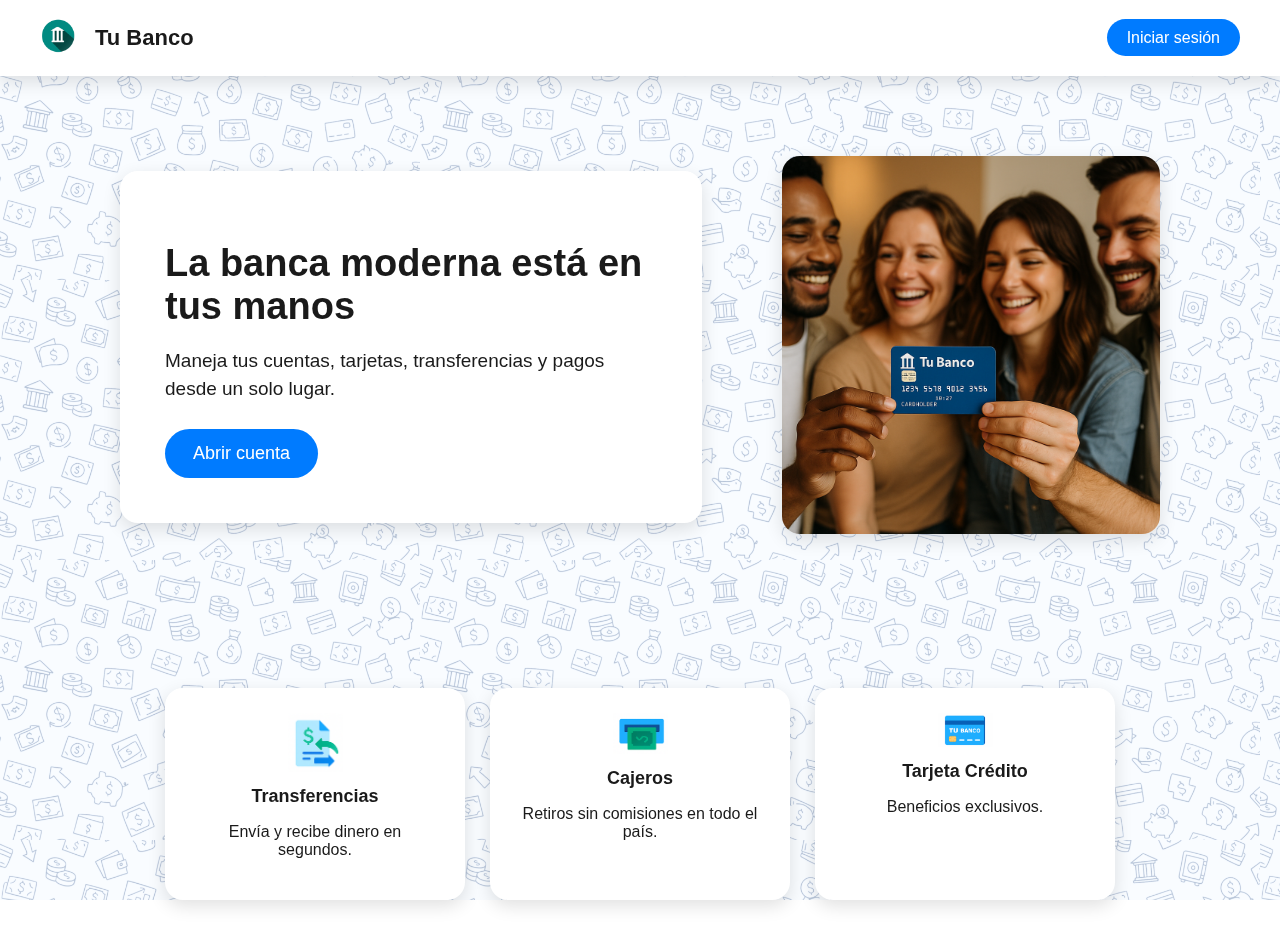
<file: BancoWeb/BancoWeb/wwwroot/index.html>
<!DOCTYPE html>
<html lang="es">
<head>
    <meta charset="UTF-8">
    <title>Tu Banco</title>
    <link rel="stylesheet" href="styles/styles.css">
</head>

<body>

    <!-- NAV -->
    <header class="nav">
        <div class="nav-left">
            <img src="resources/icono.webp" class="nav-logo">
            <span class="nav-title">Tu Banco</span>
        </div>

        <div class="nav-actions">
            <a href="login.html" class="nav-btn">Iniciar sesión</a>
        </div>
    </header>

    <!-- HERO -->
    <section class="hero">

        <div class="hero-card">
            <h1 class="hero-title">La banca moderna está en tus manos</h1>

            <p class="hero-text">
                Maneja tus cuentas, tarjetas, transferencias y pagos desde un solo lugar.
            </p>

            <a href="registro.html" class="hero-btn">Abrir cuenta</a>
        </div>

        <div class="hero-image">
            <img id="heroImage" src="resources/familia.png">
        </div>

    </section>

    <script>
        const heroImg = document.getElementById("heroImage");

        const images = [
            "resources/familia.png",
            "resources/familia1.png"
        ];

        let index = 0;

        setInterval(() => {
            heroImg.classList.add("fade-out");

            setTimeout(() => {
                index = (index + 1) % images.length;
                heroImg.src = images[index];
                heroImg.classList.remove("fade-out");
            }, 1600);

        }, 5000);
    </script>

    <!-- SERVICIOS -->
    <section class="services">
        <div class="service-box">
            <img src="resources/icon-transf.png">
            <strong>Transferencias</strong>
            <p>Envía y recibe dinero en segundos.</p>
        </div>

        <div class="service-box">
            <img src="resources/icon-atm.png">
            <strong>Cajeros</strong>
            <p>Retiros sin comisiones en todo el país.</p>
        </div>

        <div class="service-box">
            <img src="resources/icon-credit.png">
            <strong>Tarjeta Crédito</strong>
            <p>Beneficios exclusivos.</p>
        </div>
    </section>

</body>
</html>
</file>
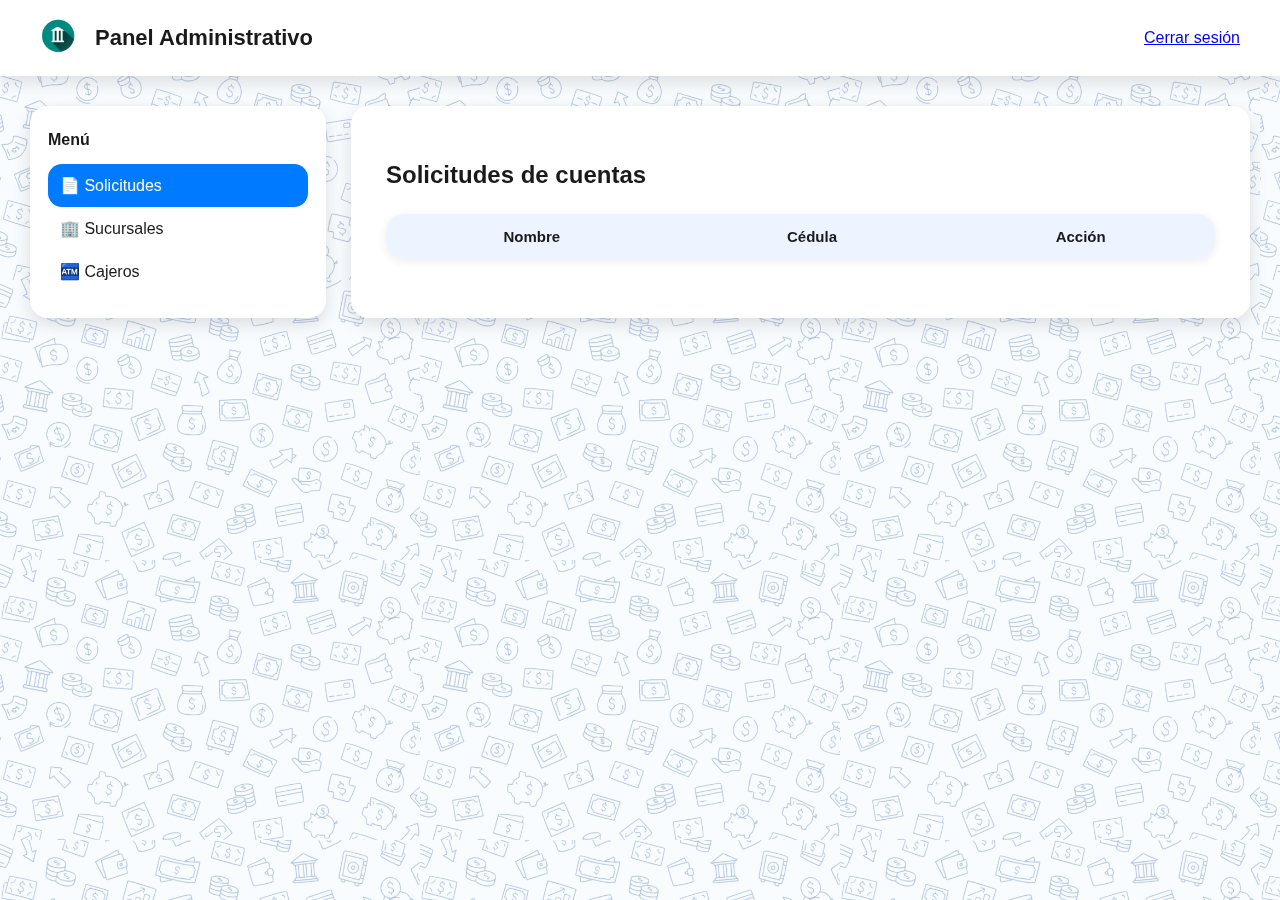
<file: BancoWeb/BancoWeb/wwwroot/admin.html>
<!DOCTYPE html>
<html lang="es">
<head>
    <meta charset="UTF-8" />
    <meta name="viewport" content="width=device-width, initial-scale=1.0" />

    <title>Panel Administrativo - Tu Banco</title>

    <!-- Estilos premium globales -->
    <link rel="stylesheet" href="styles/styles.css">

    <!-- Estilos adicionales del panel admin -->
    <style>

                /* -------------------------------------------
           PANEL ADMIN — DISEÑO PREMIUM COMPATIBLE
           Usa variables de styles.css (NO sobrescribe nada)
        -------------------------------------------- */

                /* === LAYOUT GENERAL === */
                .admin-wrapper {
                    display: flex;
                    gap: 25px;
                    padding: 30px;
                }

                /* === SIDEBAR === */
                .sidebar-premium {
                    width: 260px;
                    background: white;
                    padding: 25px 18px;
                    border-radius: var(--radius);
                    box-shadow: var(--shadow);
                    height: fit-content;
                    position: sticky;
                    top: 40px;
                }

                .menu-title {
                    font-weight: bold;
                    margin-bottom: 15px;
                    color: var(--color-text-dark);
                }

                .side-item {
                    padding: 12px;
                    border-radius: 14px;
                    cursor: pointer;
                    display: flex;
                    align-items: center;
                    font-size: 16px;
                    transition: 0.25s;
                }

                    .side-item:hover {
                        background: rgba(0, 123, 255, .10);
                    }

                    .side-item.active {
                        background: var(--color-primary);
                        color: white;
                    }

                /* === PANEL PRINCIPAL === */
                .panel {
                    flex: 1;
                    padding: 35px;
                    background: white;
                    border-radius: var(--radius);
                    box-shadow: var(--shadow);
                    display: none;
                }

                    .panel.active {
                        display: block;
                    }

                .panel-title {
                    font-size: 24px;
                    font-weight: bold;
                    margin-bottom: 25px;
                }

                /* === TABLAS PREMIUM === */
                .admin-table {
                    width: 100%;
                    border-collapse: collapse;
                    background: white;
                    border-radius: var(--radius);
                    overflow: hidden;
                    box-shadow: 0 2px 10px rgba(0,0,0,0.08);
                }

                    .admin-table th {
                        background: #eef4ff;
                        padding: 14px;
                        font-size: 15px;
                        font-weight: 700;
                    }

                    .admin-table td {
                        padding: 12px 14px;
                        border-bottom: 1px solid #eee;
                    }

                    .admin-table tr:hover td {
                        background: #f7faff;
                    }

                /* === INPUTS POPUP === */
                .input-text {
                    width: 100%;
                    padding: 12px;
                    border-radius: var(--radius);
                    border: 1px solid #ccc;
                    margin-bottom: 12px;
                }

                /* === BOTONES === */
                .btn-primary {
                    background: var(--color-primary);
                    padding: 10px 18px;
                    color: white;
                    border-radius: 14px;
                    border: none;
                    cursor: pointer;
                    font-weight: bold;
                    transition: .25s;
                }

                    .btn-primary:hover {
                        background: var(--color-primary-hover);
                    }

                .btn-red {
                    background: #d9534f;
                    padding: 10px 18px;
                    color: white;
                    border-radius: 14px;
                    border: none;
                    cursor: pointer;
                    font-weight: bold;
                    transition: .25s;
                }

                    .btn-red:hover {
                        background: #c9302c;
                    }

                .btn-small {
                    padding: 6px 14px;
                    font-size: 14px;
                    border-radius: 10px;
                }

                /* === POPUPS === */
                .popup {
                    position: fixed;
                    top: 0;
                    left: 0;
                    width: 100%;
                    height: 100%;
                    display: none;
                    justify-content: center;
                    align-items: center;
                    background: rgba(0,0,0,0.45);
                    backdrop-filter: blur(3px);
                }

                .popup-content {
                    background: white;
                    padding: 30px;
                    border-radius: var(--radius);
                    width: 420px;
                    box-shadow: var(--shadow);
                    animation: fadeIn .25s ease-out;
                }

                @keyframes fadeIn {
                    from {
                        opacity: 0;
                        transform: scale(.92);
                    }

                    to {
                        opacity: 1;
                        transform: scale(1);
                    }
                }

                .popup-buttons {
                    display: flex;
                    justify-content: flex-end;
                    gap: 12px;
                    margin-top: 20px;
                }

                /* Centrado de contenido dentro del popup */
                #popupClienteData p,
                #detalleSucursal p {
                    margin: 6px 0;
                }
    </style>

</head>
















<body>

    <!-- NAV SUPERIOR -->
    <header class="nav">
        <div class="nav-left">
            <img src="resources/icono.webp" class="nav-logo" />
            <span class="nav-title">Panel Administrativo</span>
        </div>
        <a href="login.html" class="nav-btn">Cerrar sesión</a>
    </header>

    <div class="admin-wrapper">

        <!-- SIDEBAR -->
        <aside class="sidebar-premium">
            <div class="menu-title">Menú</div>

            <div class="side-item active" data-target="solicitudes">
                📄 Solicitudes
            </div>

            <div class="side-item" data-target="sucursales">
                🏢 Sucursales
            </div>

            <div class="side-item" data-target="cajeros">
                🏧 Cajeros
            </div>
        </aside>


        <!-- PANEL DE SOLICITUDES -->
        <section id="solicitudes" class="panel active">
            <h2 class="panel-title">Solicitudes de cuentas</h2>

            <table class="admin-table" id="tablaSolicitudes">
                <tr>
                    <th>Nombre</th>
                    <th>Cédula</th>
                    <th>Acción</th>
                </tr>
            </table>
        </section>


        <!-- PANEL DE SUCURSALES -->
        <section id="sucursales" class="panel">
            <h2 class="panel-title">Sucursales</h2>

            <button class="btn-primary" style="margin-bottom:20px;" onclick="abrirCrearSucursal()">➕ Crear sucursal</button>

            <table class="admin-table" id="tablaSucursales">
                <tr><th>Nombre</th><th>Estado</th></tr>
            </table>
        </section>


        <!-- PANEL DE CAJEROS -->
        <section id="cajeros" class="panel">
            <h2 class="panel-title">Cajeros</h2>

            <button class="btn-primary">➕ Crear cajero</button>

            <table class="admin-table" id="tablaCajeros">
                <tr><th>Nombre</th><th>Estado</th><th>Acción</th></tr>
            </table>
        </section>


    </div>

    <!-- POPUP CREAR SUCURSAL -->
    <div id="popupCrearSucursal" class="popup">
        <div class="popup-content">

            <h3>Crear sucursal</h3>

            <input class="input-text" id="nuevaNombre" placeholder="Nombre">
            <input class="input-text" id="nuevaDireccion" placeholder="Dirección">
            <input class="input-text" id="nuevaTelefono" placeholder="Teléfono">

            <div class="popup-buttons">
                <button class="btn-primary" onclick="crearSucursal()">Crear</button>
                <button class="btn-red" onclick="cerrarCrearSucursal()">Cancelar</button>
            </div>

        </div>
    </div>


    <!-- POPUP DETALLE SUCURSAL -->
    <div id="popupDetalleSucursal" class="popup">
        <div class="popup-content">

            <h3>Detalles de sucursal</h3>
            <div id="detalleSucursal"></div>

            <div class="popup-buttons">
                <button class="btn-primary" onclick="toggleEstadoSucursal()">Cambiar estado</button>
                <button class="btn-red" onclick="abrirEliminarSucursal()">Eliminar</button>
            </div>

            <div style="margin-top:10px; text-align:right;">
                <button class="btn-primary" onclick="cerrarDetalleSucursal()">Cerrar</button>
            </div>

        </div>
    </div>


    <!-- POPUP ELIMINAR SUCURSAL -->
    <div id="popupEliminarSucursal" class="popup">
        <div class="popup-content">
            <h3>¿Eliminar sucursal?</h3>

            <div class="popup-buttons">
                <button class="btn-red" onclick="confirmarEliminarSucursal()">Sí</button>
                <button class="btn-primary" onclick="cerrarEliminarSucursal()">Cancelar</button>
            </div>
        </div>
    </div>


    <!-- POPUP VER SOLICITUD DEL CLIENTE -->
    <div id="popupCliente" class="popup">
        <div class="popup-content">

            <h3>Solicitud del cliente</h3>

            <div id="popupClienteData" style="margin-bottom: 15px;">
                <!-- Aquí se cargarán los datos del cliente -->
            </div>

            <div class="popup-buttons">
                <button class="btn-primary" onclick="crearCuenta()">Crear cuenta</button>
                <button class="btn-red" onclick="cerrarPopupCliente()">Cerrar</button>
            </div>

        </div>
    </div>


















    <script>

        // =============================================================
        // 1. NAV / TABS
        // =============================================================
        function initTabs() {
            const items = document.querySelectorAll('.side-item');

            items.forEach(btn => {
                btn.addEventListener('click', () => {
                    document.querySelector('.side-item.active')?.classList.remove('active');
                    btn.classList.add('active');

                    document.querySelector('.panel.active')?.classList.remove('active');
                    document.getElementById(btn.dataset.target).classList.add('active');
                });
            });
        }
        initTabs();


        // =============================================================
        // 2. SUCURSALES — RUTAS REALES
        // =============================================================
        const API_SUCURSAL = "https://localhost:7251/api/sucursal";

        let sucursalSeleccionada = null;
        let sucursalEliminarId = null;
        let estadoActual = null;


        // ============================
        // LISTAR SUCURSALES
        // ============================
        async function cargarSucursales() {

            const res = await fetch(`${API_SUCURSAL}/listar`);
            const data = await res.json();

            const tabla = document.getElementById("tablaSucursales");
            tabla.innerHTML = `
                <tr><th>Nombre</th><th>Estado</th></tr>
            `;

            data.forEach(s => {
                tabla.innerHTML += `
                    <tr>
                        <td onclick="verDetalleSucursal(${s.idSucursal})"
                            style="cursor:pointer;color:#2563eb;font-weight:600;">
                            ${s.nombreSucursal}
                        </td>
                        <td>${s.estadoSucursal}</td>
                    </tr>
                `;
            });
        }

        cargarSucursales();


        // ============================
        // DETALLES SUCURSAL
        // ============================
        async function verDetalleSucursal(id) {
            sucursalSeleccionada = id;

            const res = await fetch(`${API_SUCURSAL}/listar`);
            const lista = await res.json();

            const suc = lista.find(x => x.idSucursal === id);

            estadoActual = suc.estadoSucursal.toLowerCase();

            document.getElementById("detalleSucursal").innerHTML = `
                <p><strong>Nombre:</strong> ${suc.nombreSucursal}</p>
                <p><strong>Dirección:</strong> ${suc.direccionSucursal}</p>
                <p><strong>Teléfono:</strong> ${suc.telefonoSucursal}</p>
                <p><strong>Estado:</strong> ${suc.estadoSucursal}</p>
            `;

            document.getElementById("popupDetalleSucursal").style.display = "flex";
        }

        function cerrarDetalleSucursal() {
            document.getElementById("popupDetalleSucursal").style.display = "none";
        }


        // ============================
        // CAMBIAR ESTADO
        // ============================
        async function toggleEstadoSucursal() {

            const nuevoEstado = (estadoActual === "abierta") ? "cerrada" : "abierta";

            const body = {
                idSucursal: sucursalSeleccionada,
                estado: nuevoEstado
            };

            const res = await fetch(`${API_SUCURSAL}/editar-estado`, {
                method: "POST",
                headers: { "Content-Type": "application/json" },
                body: JSON.stringify(body)
            });

            if (!res.ok) {
                const err = await res.json();
                alert("Error cambiando estado: " + err.error);
                return;
            }

            alert("✔ Estado actualizado");
            cerrarDetalleSucursal();
            cargarSucursales();
        }


        // ============================
        // POPUP ELIMINAR
        // ============================
        function abrirEliminarSucursal() {
            sucursalEliminarId = sucursalSeleccionada;
            document.getElementById("popupEliminarSucursal").style.display = "flex";
        }

        function cerrarEliminarSucursal() {
            document.getElementById("popupEliminarSucursal").style.display = "none";
        }

        async function confirmarEliminarSucursal() {
            const res = await fetch(`${API_SUCURSAL}/eliminar/${sucursalEliminarId}`, {
                method: "DELETE"
            });

            if (!res.ok) {
                alert("Error eliminando sucursal");
                return;
            }

            alert("✔ Sucursal eliminada");
            cerrarEliminarSucursal();
            cargarSucursales();
        }



        // =============================================================
        // 3. CREAR SUCURSAL
        // =============================================================
        function abrirCrearSucursal() {
            document.getElementById("popupCrearSucursal").style.display = "flex";
        }

        function cerrarCrearSucursal() {
            document.getElementById("popupCrearSucursal").style.display = "none";
        }

        async function crearSucursal() {

            const nombre = document.getElementById("nuevaNombre").value.trim();
            const direccion = document.getElementById("nuevaDireccion").value.trim();
            const telefono = document.getElementById("nuevaTelefono").value.trim();

            if (!nombre || !direccion || !telefono) {
                alert("Todos los campos son obligatorios.");
                return;
            }

            const admin = JSON.parse(localStorage.getItem("usuario"));
            const idAdmin = admin?.id ?? 1;

            const body = {
                nombreSucursal: nombre,
                direccionSucursal: direccion,
                telefonoSucursal: telefono,
                idAdministrador: idAdmin
            };

            const res = await fetch(`${API_SUCURSAL}/crear`, {
                method: "POST",
                headers: { "Content-Type": "application/json" },
                body: JSON.stringify(body)
            });

            if (!res.ok) {
                const err = await res.json();
                alert("Error creando sucursal: " + err.error);
                return;
            }

            alert("✔ Sucursal creada correctamente");
            cerrarCrearSucursal();
            cargarSucursales();
        }

















        // =============================================================
        // 3. CLIENTES / SOLICITUDES
        // =============================================================

        // 🟦 CORREGIDO → EL PUERTO ES 7251
        const API_CLIENTES = "https://localhost:7251/api/admin";

        let selectedCliente = null;


        // ============================
        // LISTAR SOLICITUDES
        // ============================
        async function cargarSolicitudes() {
            try {

                const res = await fetch(`${API_CLIENTES}/solicitudes`);
                if (!res.ok) {
                    console.error("Error al consultar solicitudes:", res.status);
                    return;
                }

                const data = await res.json();

                const tabla = document.querySelector("#tablaSolicitudes");

                tabla.innerHTML = `
                <tr>
                    <th>Nombre</th>
                    <th>Cédula</th>
                    <th>Acción</th>
                </tr>
            `;

                data.forEach(c => {
                    tabla.innerHTML += `
                    <tr>
                        <td>${c.nombre}</td>
                        <td>${c.cedula}</td>
                        <td>
                            <button class="btn-primary btn-small"
                                onclick="abrirPopupCliente('${c.idCliente}', '${c.nombre}', '${c.cedula}', '${c.telefono}', '${c.email}')">
                                Ver solicitud
                            </button>

                        </td>
                    </tr>
                `;
                });

            } catch (e) {
                console.error("Error cargando solicitudes:", e);
            }
        }

        // Ejecutar SIEMPRE cuando carga la página
        cargarSolicitudes();


        // ============================
        // POPUP CLIENTE
        // ============================
        function abrirPopupCliente(id, nombre, cedula, telefono, email) {

            selectedCliente = id;

            document.getElementById("popupCliente").style.display = "flex";

            document.getElementById("popupClienteData").innerHTML = `
        <p><strong>ID Cliente:</strong> ${id}</p>
        <p><strong>Nombre:</strong> ${nombre}</p>
        <p><strong>Cédula:</strong> ${cedula}</p>
        <p><strong>Teléfono:</strong> ${telefono}</p>
        <p><strong>Email:</strong> ${email}</p>
        `;
        }


        function cerrarPopupCliente() {
            document.getElementById("popupCliente").style.display = "none";
        }



        // ============================
        // CREAR CUENTA
        // ============================
        async function crearCuenta() {

            if (!selectedCliente) {
                alert("No hay cliente seleccionado.");
                return;
            }

            const admin = JSON.parse(localStorage.getItem("usuario"));
            const idAdmin = admin?.id ?? 1;

            const body = {
                idCliente: selectedCliente,
                idAdministrador: idAdmin
            };

            const res = await fetch(`${API_CLIENTES}/crear-cuenta`, {
                method: "POST",
                headers: { "Content-Type": "application/json" },
                body: JSON.stringify(body)
            });

            if (!res.ok) {
                const error = await res.text();
                alert("Error al crear cuenta: " + error);
                return;
            }

            alert("✔ Cuenta creada correctamente");

            cerrarPopupCliente();
            cargarSolicitudes(); // 🔥 Se vuelve a cargar la lista
        }

    </script>

</body>
</html>
</file>
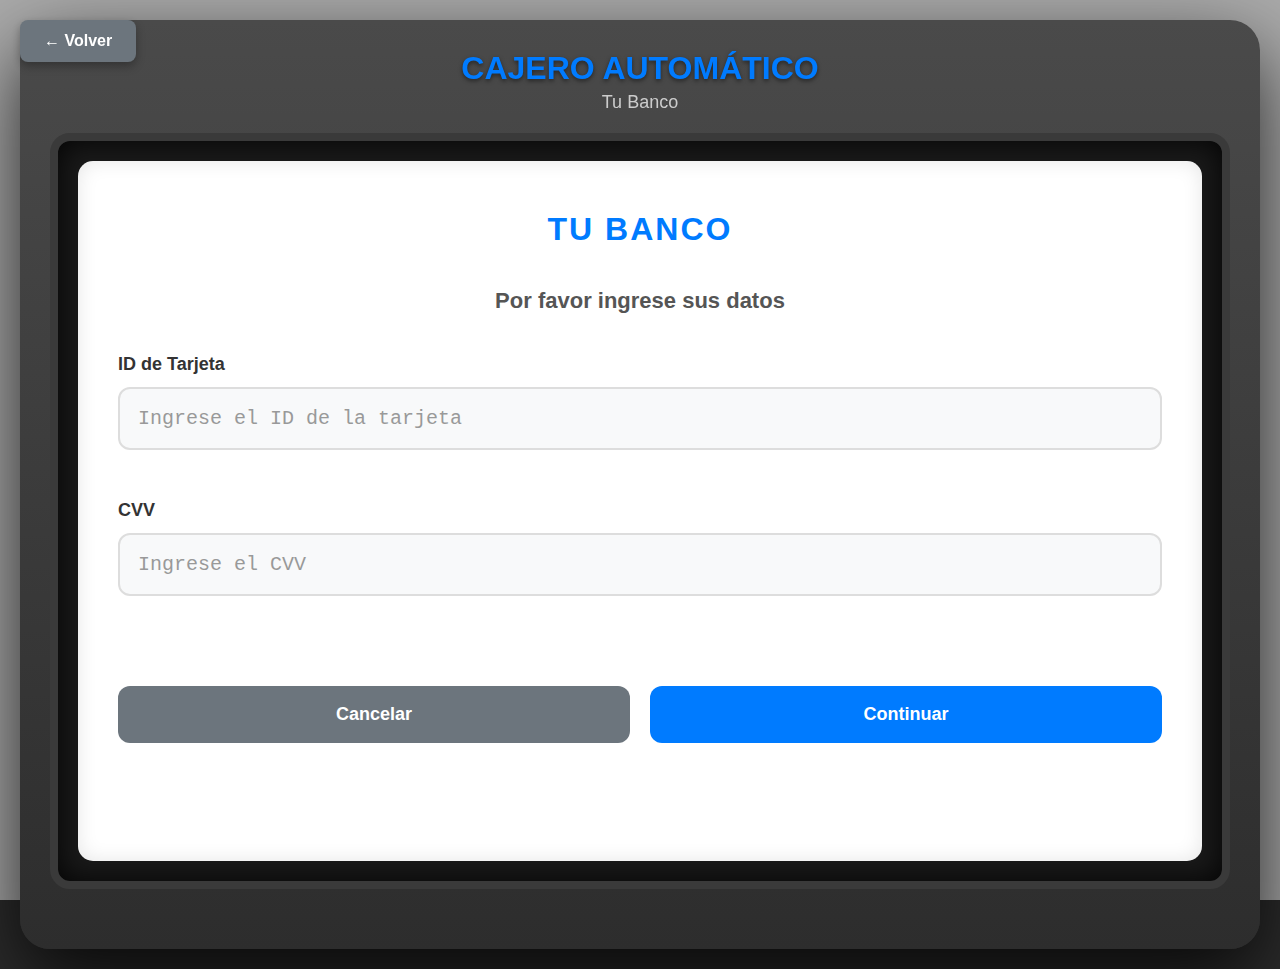
<file: BancoWeb/BancoWeb/wwwroot/cajero.html>
<!DOCTYPE html>
<html lang="es">
<head>
    <meta charset="UTF-8">
    <meta name="viewport" content="width=device-width, initial-scale=1.0">
    <title>Cajero Automático — Tu Banco</title>
    <link rel="stylesheet" href="styles/styles.css">
    <style>
        /* Estilos para el cajero realista */
        body {
            margin: 0;
            padding: 0;
            background: #2c2c2c;
            font-family: 'Segoe UI', Arial, sans-serif;
            display: flex;
            justify-content: center;
            align-items: center;
            min-height: 100vh;
            position: relative;
        }

        .atm-machine {
            width: 100%;
            max-width: 1200px;
            background: linear-gradient(180deg, #4a4a4a 0%, #2d2d2d 100%);
            border-radius: 30px;
            padding: 30px;
            box-shadow: 0 30px 80px rgba(0,0,0,0.8);
            margin: 20px;
            position: relative;
        }

        .atm-header {
            text-align: center;
            margin-bottom: 20px;
            color: white;
        }

        .atm-title {
            font-size: 32px;
            font-weight: bold;
            margin-bottom: 5px;
            color: var(--color-primary);
            text-shadow: 0 2px 4px rgba(0,0,0,0.5);
        }

        .atm-subtitle {
            font-size: 18px;
            color: #ccc;
        }

        .atm-screen-container {
            background: #1a1a1a;
            border: 8px solid #3a3a3a;
            border-radius: 20px;
            padding: 20px;
            margin-bottom: 30px;
            box-shadow: inset 0 0 30px rgba(0,0,0,0.9);
        }

        .atm-screen {
            background: white;
            border-radius: 15px;
            padding: 50px 40px;
            min-height: 600px;
            box-shadow: inset 0 0 20px rgba(0,0,0,0.1);
            position: relative;
        }

        .atm-screen-content {
            color: #333;
            font-size: 20px;
            line-height: 2;
        }

        .atm-screen-content.center {
            text-align: center;
        }

        .atm-logo {
            text-align: center;
            margin-bottom: 40px;
        }

        .atm-logo-text {
            font-size: 32px;
            font-weight: bold;
            color: var(--color-primary);
            margin-bottom: 10px;
            letter-spacing: 2px;
        }

        .atm-instruction {
            text-align: center;
            font-size: 22px;
            color: #555;
            margin: 40px 0;
            font-weight: 600;
        }

        .atm-menu {
            display: grid;
            grid-template-columns: repeat(2, 1fr);
            gap: 25px;
            margin-top: 40px;
        }

        .atm-menu-item {
            background: var(--color-primary);
            border: none;
            border-radius: 15px;
            padding: 30px;
            text-align: center;
            cursor: pointer;
            transition: all 0.3s;
            color: white;
            font-size: 20px;
            font-weight: 600;
            box-shadow: 0 4px 15px rgba(0, 123, 255, 0.3);
        }

        .atm-menu-item:hover {
            background: var(--color-primary-hover);
            transform: translateY(-3px);
            box-shadow: 0 6px 20px rgba(0, 123, 255, 0.4);
        }

        .atm-form {
            display: flex;
            flex-direction: column;
            gap: 30px;
            margin-top: 40px;
        }

        .atm-form-group {
            display: flex;
            flex-direction: column;
            gap: 12px;
        }

        .atm-label {
            font-size: 18px;
            font-weight: 600;
            color: #333;
        }

        .atm-input {
            background: #f8f9fa;
            border: 2px solid #ddd;
            border-radius: 12px;
            padding: 18px;
            color: #333;
            font-size: 20px;
            font-family: 'Courier New', monospace;
            transition: all 0.3s;
        }

        .atm-input:focus {
            outline: none;
            border-color: var(--color-primary);
            box-shadow: 0 0 0 4px rgba(0, 123, 255, 0.1);
        }

        .atm-input::placeholder {
            color: #999;
        }

        .atm-buttons {
            display: flex;
            gap: 20px;
            margin-top: 40px;
        }

        .atm-btn {
            flex: 1;
            padding: 18px;
            border: none;
            border-radius: 12px;
            font-size: 18px;
            font-weight: 600;
            cursor: pointer;
            transition: all 0.3s;
        }

        .atm-btn.primary {
            background: var(--color-primary);
            color: white;
        }

        .atm-btn.primary:hover {
            background: var(--color-primary-hover);
        }

        .atm-btn.secondary {
            background: #6c757d;
            color: white;
        }

        .atm-btn.secondary:hover {
            background: #5a6268;
        }

        .atm-amount-display {
            text-align: center;
            font-size: 48px;
            font-weight: bold;
            color: var(--color-primary);
            margin: 40px 0;
            font-family: 'Courier New', monospace;
        }

        .atm-keypad {
            display: grid;
            grid-template-columns: repeat(3, 1fr);
            gap: 20px;
            margin-top: 40px;
        }

        .atm-key {
            background: #f8f9fa;
            border: 3px solid #ddd;
            border-radius: 15px;
            padding: 30px;
            text-align: center;
            cursor: pointer;
            transition: all 0.2s;
            color: #333;
            font-size: 32px;
            font-weight: bold;
            box-shadow: 0 4px 10px rgba(0,0,0,0.1);
        }

        .atm-key:hover {
            background: var(--color-primary);
            border-color: var(--color-primary);
            color: white;
            transform: scale(1.05);
            box-shadow: 0 6px 15px rgba(0, 123, 255, 0.3);
        }

        .atm-key:active {
            transform: scale(0.98);
        }

        .atm-key.clear {
            background: #dc3545;
            color: white;
            border-color: #dc3545;
        }

        .atm-key.clear:hover {
            background: #c82333;
            border-color: #c82333;
        }

        .atm-key.confirm {
            background: #28a745;
            color: white;
            border-color: #28a745;
        }

        .atm-key.confirm:hover {
            background: #218838;
            border-color: #218838;
        }

        .atm-back-btn {
            position: absolute;
            top: 20px;
            left: 20px;
            background: #6c757d;
            color: white;
            border: none;
            padding: 12px 24px;
            border-radius: 8px;
            cursor: pointer;
            font-size: 16px;
            font-weight: 600;
            z-index: 1000;
            box-shadow: 0 4px 10px rgba(0,0,0,0.3);
        }

        .atm-back-btn:hover {
            background: #5a6268;
        }

        .hidden {
            display: none;
        }

        .atm-error {
            color: #dc3545;
            font-size: 16px;
            margin-top: 8px;
            text-align: center;
            font-weight: 600;
        }

        /* Botones físicos laterales simulados */
        .atm-side-buttons {
            display: flex;
            justify-content: space-between;
            margin-top: 20px;
        }

        .atm-side-button-left,
        .atm-side-button-right {
            display: flex;
            flex-direction: column;
            gap: 15px;
        }

        .atm-physical-button {
            width: 60px;
            height: 60px;
            background: #4a4a4a;
            border: 3px solid #5a5a5a;
            border-radius: 10px;
            box-shadow: 0 4px 8px rgba(0,0,0,0.5);
            cursor: pointer;
            transition: all 0.2s;
        }

        .atm-physical-button:hover {
            background: #5a5a5a;
            transform: translateY(-2px);
            box-shadow: 0 6px 12px rgba(0,0,0,0.6);
        }

        .atm-physical-button:active {
            transform: translateY(0);
            box-shadow: 0 2px 4px rgba(0,0,0,0.5);
        }
    </style>
</head>
<body>
    <button class="atm-back-btn" onclick="window.location.href='cuenta.html'">← Volver</button>
    
    <div class="atm-machine">
        <div class="atm-header">
            <div class="atm-title" id="atmTitle">CAJERO AUTOMÁTICO</div>
            <div class="atm-subtitle" id="atmSubtitle">Tu Banco</div>
        </div>

        <div class="atm-screen-container">
            <div class="atm-screen">
                <!-- Pantalla de autenticación -->
                <div id="loginScreen">
                    <div class="atm-logo">
                        <div class="atm-logo-text">TU BANCO</div>
                    </div>
                    <div class="atm-instruction">Por favor ingrese sus datos</div>
                    <div class="atm-form">
                        <div class="atm-form-group">
                            <label class="atm-label">ID de Tarjeta</label>
                            <input type="text" class="atm-input" id="cardId" placeholder="Ingrese el ID de la tarjeta" maxlength="20">
                            <div class="atm-error" id="cardIdError"></div>
                        </div>
                        <div class="atm-form-group">
                            <label class="atm-label">CVV</label>
                            <input type="password" class="atm-input" id="cardCVV" placeholder="Ingrese el CVV" maxlength="3">
                            <div class="atm-error" id="cvvError"></div>
                        </div>
                        <div class="atm-buttons">
                            <button class="atm-btn secondary" onclick="window.location.href='cuenta.html'">Cancelar</button>
                            <button class="atm-btn primary" onclick="authenticateCard()">Continuar</button>
                        </div>
                    </div>
                </div>

                <!-- Menú principal -->
                <div class="hidden" id="mainMenuScreen">
                    <div class="atm-logo">
                        <div class="atm-logo-text">TU BANCO</div>
                    </div>
                    <div class="atm-instruction">Por favor seleccione su transacción</div>
                    <div class="atm-menu" id="mainMenu">
                        <div class="atm-menu-item" onclick="showWithdrawMenu()">Retirar</div>
                        <div class="atm-menu-item" onclick="showDepositMenu()">Depositar</div>
                        <div class="atm-menu-item" onclick="showBalanceMenu()">Consultar</div>
                        <div class="atm-menu-item" onclick="showTransferMenu()">Transferir</div>
                    </div>
                </div>

                <!-- Menú de retiro -->
                <div class="hidden" id="withdrawMenu">
                    <div class="atm-screen-content center">
                        <div style="font-size: 28px; font-weight: bold; margin-bottom: 40px; color: var(--color-primary);">RETIRAR DINERO</div>
                        <div style="font-size: 20px; color: #666; margin-bottom: 30px;">Ingrese el monto a retirar:</div>
                    </div>
                    <div class="atm-amount-display" id="withdrawAmount">$ 0</div>
                    <div class="atm-keypad">
                        <div class="atm-key" onclick="addDigit('1')">1</div>
                        <div class="atm-key" onclick="addDigit('2')">2</div>
                        <div class="atm-key" onclick="addDigit('3')">3</div>
                        <div class="atm-key" onclick="addDigit('4')">4</div>
                        <div class="atm-key" onclick="addDigit('5')">5</div>
                        <div class="atm-key" onclick="addDigit('6')">6</div>
                        <div class="atm-key" onclick="addDigit('7')">7</div>
                        <div class="atm-key" onclick="addDigit('8')">8</div>
                        <div class="atm-key" onclick="addDigit('9')">9</div>
                        <div class="atm-key clear" onclick="clearAmount()">C</div>
                        <div class="atm-key" onclick="addDigit('0')">0</div>
                        <div class="atm-key confirm" onclick="confirmWithdraw()">✓</div>
                    </div>
                    <div class="atm-buttons">
                        <button class="atm-btn secondary" onclick="showMainMenu()">Cancelar</button>
                    </div>
                </div>

                <!-- Menú de depósito -->
                <div class="hidden" id="depositMenu">
                    <div class="atm-screen-content center">
                        <div style="font-size: 28px; font-weight: bold; margin-bottom: 40px; color: var(--color-primary);">DEPOSITAR DINERO</div>
                        <div style="font-size: 20px; color: #666; margin-bottom: 30px;">Ingrese el monto a depositar:</div>
                    </div>
                    <div class="atm-amount-display" id="depositAmount">$ 0</div>
                    <div class="atm-keypad">
                        <div class="atm-key" onclick="addDigitDeposit('1')">1</div>
                        <div class="atm-key" onclick="addDigitDeposit('2')">2</div>
                        <div class="atm-key" onclick="addDigitDeposit('3')">3</div>
                        <div class="atm-key" onclick="addDigitDeposit('4')">4</div>
                        <div class="atm-key" onclick="addDigitDeposit('5')">5</div>
                        <div class="atm-key" onclick="addDigitDeposit('6')">6</div>
                        <div class="atm-key" onclick="addDigitDeposit('7')">7</div>
                        <div class="atm-key" onclick="addDigitDeposit('8')">8</div>
                        <div class="atm-key" onclick="addDigitDeposit('9')">9</div>
                        <div class="atm-key clear" onclick="clearDepositAmount()">C</div>
                        <div class="atm-key" onclick="addDigitDeposit('0')">0</div>
                        <div class="atm-key confirm" onclick="confirmDeposit()">✓</div>
                    </div>
                    <div class="atm-buttons">
                        <button class="atm-btn secondary" onclick="showMainMenu()">Cancelar</button>
                    </div>
                </div>

                <!-- Consultar saldo -->
                <div class="hidden" id="balanceMenu">
                    <div class="atm-screen-content center">
                        <div style="font-size: 28px; font-weight: bold; margin-bottom: 40px; color: var(--color-primary);">CONSULTAR SALDO</div>
                        <div style="font-size: 20px; color: #666; margin-bottom: 30px;">Su saldo disponible es:</div>
                        <div class="atm-amount-display" id="balanceDisplay">$ 0</div>
                    </div>
                    <div class="atm-buttons">
                        <button class="atm-btn primary" onclick="showMainMenu()">Volver</button>
                    </div>
                </div>

                <!-- Transferir -->
                <div class="hidden" id="transferMenu">
                    <div class="atm-screen-content center">
                        <div style="font-size: 28px; font-weight: bold; margin-bottom: 40px; color: var(--color-primary);">TRANSFERIR</div>
                    </div>
                    <div class="atm-form">
                        <div class="atm-form-group">
                            <label class="atm-label">Cuenta destino</label>
                            <input type="text" class="atm-input" id="transferAccount" placeholder="Ingrese la cuenta destino">
                        </div>
                        <div style="font-size: 20px; color: #666; text-align: center; margin: 30px 0;">Monto a transferir:</div>
                        <div class="atm-amount-display" id="transferAmount">$ 0</div>
                        <div class="atm-keypad">
                            <div class="atm-key" onclick="addDigitTransfer('1')">1</div>
                            <div class="atm-key" onclick="addDigitTransfer('2')">2</div>
                            <div class="atm-key" onclick="addDigitTransfer('3')">3</div>
                            <div class="atm-key" onclick="addDigitTransfer('4')">4</div>
                            <div class="atm-key" onclick="addDigitTransfer('5')">5</div>
                            <div class="atm-key" onclick="addDigitTransfer('6')">6</div>
                            <div class="atm-key" onclick="addDigitTransfer('7')">7</div>
                            <div class="atm-key" onclick="addDigitTransfer('8')">8</div>
                            <div class="atm-key" onclick="addDigitTransfer('9')">9</div>
                            <div class="atm-key clear" onclick="clearTransferAmount()">C</div>
                            <div class="atm-key" onclick="addDigitTransfer('0')">0</div>
                            <div class="atm-key confirm" onclick="confirmTransfer()">✓</div>
                        </div>
                    </div>
                    <div class="atm-buttons">
                        <button class="atm-btn secondary" onclick="showMainMenu()">Cancelar</button>
                    </div>
                </div>
            </div>
        </div>
    </div>

    <script>
        let currentAmount = 0;
        let currentDepositAmount = 0;
        let currentTransferAmount = 0;
        let selectedATM = null;
        let authenticatedCard = null;

        // Cargar información del cajero
        window.addEventListener('DOMContentLoaded', function() {
            try {
                const atmData = localStorage.getItem("selectedATM");
                if (atmData) {
                    selectedATM = JSON.parse(atmData);
                    document.getElementById("atmSubtitle").textContent = selectedATM.name;
                }
            } catch (e) {
                console.error("Error al cargar cajero:", e);
            }
        });

        // Autenticar tarjeta
        function authenticateCard() {
            const cardId = document.getElementById("cardId").value.trim();
            const cardCVV = document.getElementById("cardCVV").value.trim();
            
            // Limpiar errores
            document.getElementById("cardIdError").textContent = "";
            document.getElementById("cvvError").textContent = "";
            
            let hasError = false;
            
            if (!cardId) {
                document.getElementById("cardIdError").textContent = "Por favor ingrese el ID de la tarjeta";
                hasError = true;
            }
            
            if (!cardCVV) {
                document.getElementById("cvvError").textContent = "Por favor ingrese el CVV";
                hasError = true;
            }
            
            if (hasError) return;
            
            // Verificar tarjeta en localStorage
            let cards = [];
            try {
                const cardsStr = localStorage.getItem("userCards");
                if (cardsStr) {
                    cards = JSON.parse(cardsStr);
                }
            } catch (e) {
                console.error("Error al cargar tarjetas:", e);
            }
            
            // Buscar tarjeta por ID (usando el número de tarjeta sin espacios)
            const cardIdClean = cardId.replace(/\s/g, '');
            const foundCard = cards.find(card => {
                const cardNumberClean = card.number.replace(/\s/g, '');
                return cardNumberClean.includes(cardIdClean) || card.id.toString() === cardId;
            });
            
            if (!foundCard) {
                document.getElementById("cardIdError").textContent = "Tarjeta no encontrada";
                return;
            }
            
            // Verificar CVV
            if (foundCard.cvv !== cardCVV) {
                document.getElementById("cvvError").textContent = "CVV incorrecto";
                return;
            }
            
            // Autenticación exitosa
            authenticatedCard = foundCard;
            document.getElementById("loginScreen").classList.add("hidden");
            document.getElementById("mainMenuScreen").classList.remove("hidden");
        }

        function showMainMenu() {
            document.getElementById("mainMenuScreen").classList.remove("hidden");
            document.getElementById("withdrawMenu").classList.add("hidden");
            document.getElementById("depositMenu").classList.add("hidden");
            document.getElementById("balanceMenu").classList.add("hidden");
            document.getElementById("transferMenu").classList.add("hidden");
        }

        function showWithdrawMenu() {
            document.getElementById("mainMenuScreen").classList.add("hidden");
            document.getElementById("withdrawMenu").classList.remove("hidden");
            currentAmount = 0;
            updateWithdrawDisplay();
        }

        function showDepositMenu() {
            document.getElementById("mainMenuScreen").classList.add("hidden");
            document.getElementById("depositMenu").classList.remove("hidden");
            currentDepositAmount = 0;
            updateDepositDisplay();
        }

        function showBalanceMenu() {
            document.getElementById("mainMenuScreen").classList.add("hidden");
            document.getElementById("balanceMenu").classList.remove("hidden");
            
            // Cargar saldo del usuario
            let balance = 0;
            try {
                const usuarioStr = localStorage.getItem("usuario");
                if (usuarioStr) {
                    const usuario = JSON.parse(usuarioStr);
                    balance = usuario.saldo || usuario.balance || 0;
                }
            } catch (e) {
                console.error("Error al cargar saldo:", e);
            }
            
            document.getElementById("balanceDisplay").textContent = formatCurrency(balance);
        }

        function showTransferMenu() {
            document.getElementById("mainMenuScreen").classList.add("hidden");
            document.getElementById("transferMenu").classList.remove("hidden");
            currentTransferAmount = 0;
            updateTransferDisplay();
        }

        function addDigit(digit) {
            currentAmount = currentAmount * 10 + parseInt(digit);
            if (currentAmount > 999999999) currentAmount = 999999999;
            updateWithdrawDisplay();
        }

        function addDigitDeposit(digit) {
            currentDepositAmount = currentDepositAmount * 10 + parseInt(digit);
            if (currentDepositAmount > 999999999) currentDepositAmount = 999999999;
            updateDepositDisplay();
        }

        function addDigitTransfer(digit) {
            currentTransferAmount = currentTransferAmount * 10 + parseInt(digit);
            if (currentTransferAmount > 999999999) currentTransferAmount = 999999999;
            updateTransferDisplay();
        }

        function clearAmount() {
            currentAmount = 0;
            updateWithdrawDisplay();
        }

        function clearDepositAmount() {
            currentDepositAmount = 0;
            updateDepositDisplay();
        }

        function clearTransferAmount() {
            currentTransferAmount = 0;
            updateTransferDisplay();
        }

        function updateWithdrawDisplay() {
            document.getElementById("withdrawAmount").textContent = formatCurrency(currentAmount);
        }

        function updateDepositDisplay() {
            document.getElementById("depositAmount").textContent = formatCurrency(currentDepositAmount);
        }

        function updateTransferDisplay() {
            document.getElementById("transferAmount").textContent = formatCurrency(currentTransferAmount);
        }

        function formatCurrency(amount) {
            return new Intl.NumberFormat('es-CO', {
                style: 'currency',
                currency: 'COP',
                minimumFractionDigits: 0
            }).format(amount);
        }

        function confirmWithdraw() {
            if (currentAmount <= 0) {
                alert("Por favor ingrese un monto válido");
                return;
            }

            alert(`✅ Retiro de ${formatCurrency(currentAmount)} procesado correctamente`);
            addTransaction(-currentAmount, "Retiro en cajero");
            showMainMenu();
        }

        function confirmDeposit() {
            if (currentDepositAmount <= 0) {
                alert("Por favor ingrese un monto válido");
                return;
            }

            alert(`✅ Depósito de ${formatCurrency(currentDepositAmount)} procesado correctamente`);
            addTransaction(currentDepositAmount, "Depósito en cajero");
            showMainMenu();
        }

        function confirmTransfer() {
            const account = document.getElementById("transferAccount").value;
            if (!account) {
                alert("Por favor ingrese la cuenta destino");
                return;
            }
            if (currentTransferAmount <= 0) {
                alert("Por favor ingrese un monto válido");
                return;
            }

            alert(`✅ Transferencia de ${formatCurrency(currentTransferAmount)} a cuenta ${account} procesada correctamente`);
            addTransaction(-currentTransferAmount, `Transferencia a cuenta ${account}`);
            showMainMenu();
        }

        function addTransaction(amount, description) {
            let transactions = [];
            try {
                const transStr = localStorage.getItem("userTransactions");
                if (transStr) {
                    transactions = JSON.parse(transStr);
                }
            } catch (e) {
                console.error("Error al cargar transacciones:", e);
            }

            const newTransaction = {
                fecha: new Date().toISOString().split('T')[0],
                monto: amount,
                estado: "success",
                descripcion: description
            };

            transactions.unshift(newTransaction);
            localStorage.setItem("userTransactions", JSON.stringify(transactions));
        }

        // Permitir Enter para autenticar
        document.getElementById("cardCVV").addEventListener("keypress", function(e) {
            if (e.key === "Enter") {
                authenticateCard();
            }
        });
    </script>
</body>
</html>
</file>
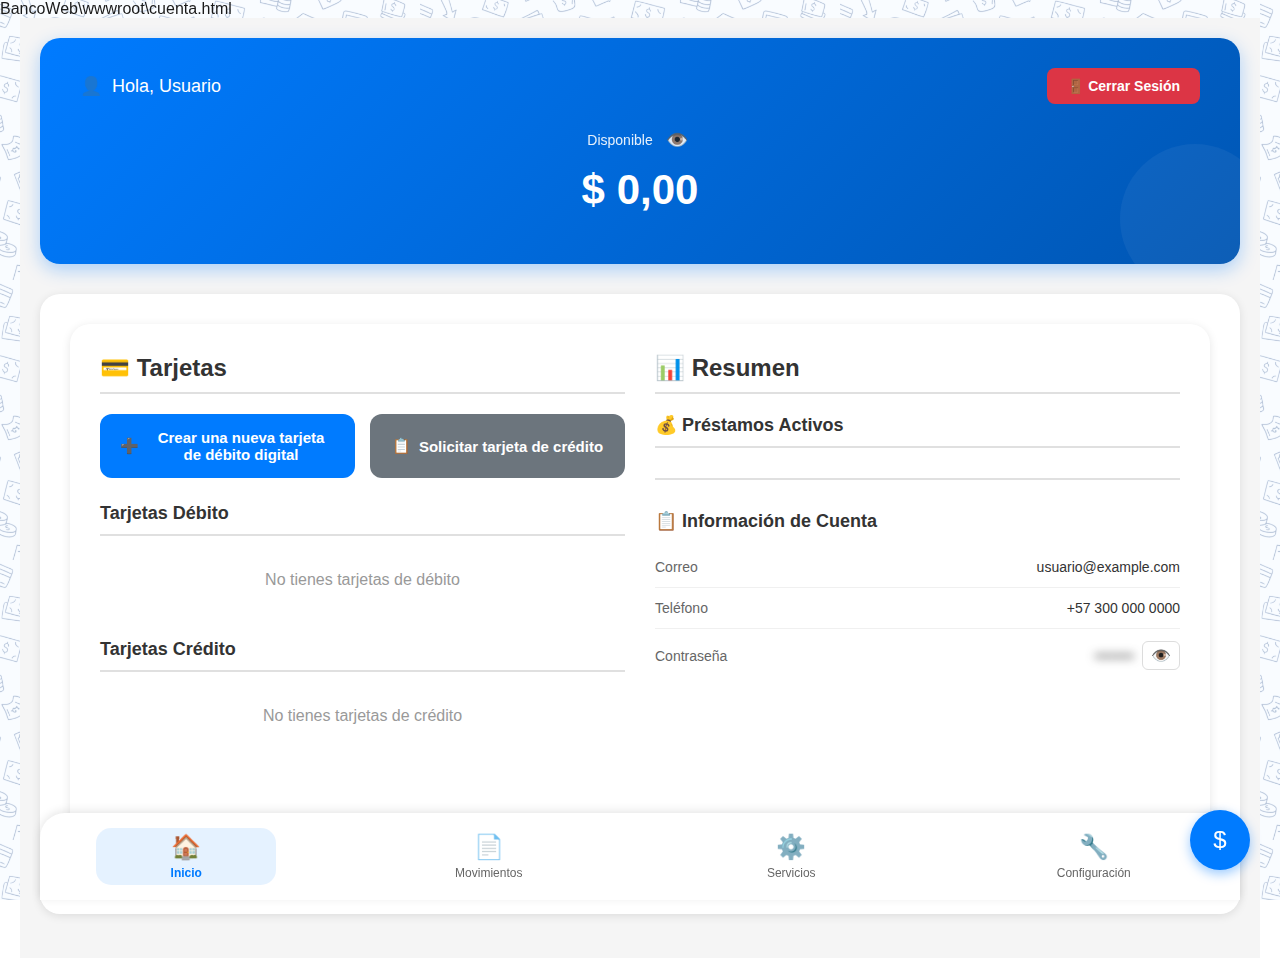
<file: BancoWeb/BancoWeb/wwwroot/cuenta.html>
BancoWeb\wwwroot\cuenta.html
<!DOCTYPE html>
<html lang="es">
<head>
    <meta charset="UTF-8">
    <meta name="viewport" content="width=device-width, initial-scale=1.0">
    <title>Cuenta — Tu Banco</title>
    <link rel="stylesheet" href="styles/styles.css">
    <style>
        /* Estilos Banco - Azul predominante */
        .bank-container {
            max-width: 1200px;
            margin: 0 auto;
            background: #f5f5f5;
            min-height: 100vh;
            position: relative;
            padding: 20px;
        }

        @media (max-width: 768px) {
            .bank-container {
                max-width: 100%;
                padding: 0;
            }
        }

        /* Header estilo Banco */
        .bank-header {
            background: linear-gradient(135deg, #007bff 0%, #0056b3 100%);
            color: white;
            padding: 30px 40px 40px 40px;
            border-radius: 20px;
            position: relative;
            overflow: hidden;
            margin-bottom: 30px;
            box-shadow: 0 6px 18px rgba(0, 123, 255, 0.3);
        }

        @media (max-width: 768px) {
            .bank-header {
                border-radius: 0 0 30px 30px;
                padding: 20px 20px 30px 20px;
                margin-bottom: 0;
            }
        }

        .bank-header::before {
            content: "";
            position: absolute;
            bottom: -30px;
            right: -30px;
            width: 150px;
            height: 150px;
            background: rgba(255, 255, 255, 0.1);
            border-radius: 50%;
            opacity: 0.5;
        }

        .bank-top-bar {
            display: flex;
            justify-content: space-between;
            align-items: center;
            margin-bottom: 20px;
        }

        .bank-logout-btn {
            background: #dc3545;
            color: white;
            border: none;
            border-radius: 8px;
            padding: 10px 20px;
            font-size: 14px;
            font-weight: 600;
            cursor: pointer;
            transition: all 0.3s;
            display: flex;
            align-items: center;
            gap: 8px;
        }

        .bank-logout-btn:hover {
            background: #c82333;
            transform: translateY(-2px);
            box-shadow: 0 4px 12px rgba(220, 53, 69, 0.3);
        }

        .bank-greeting {
            display: flex;
            align-items: center;
            gap: 10px;
            font-size: 18px;
        }

        .bank-icons {
            display: flex;
            gap: 15px;
            font-size: 20px;
        }

        .bank-balance-section {
            text-align: center;
            margin-top: 20px;
        }

        .bank-disponible {
            display: flex;
            align-items: center;
            justify-content: center;
            gap: 8px;
            font-size: 14px;
            opacity: 0.9;
            margin-bottom: 10px;
        }

        .bank-balance {
            font-size: 42px;
            font-weight: bold;
            margin: 10px 0;
        }

        @media (max-width: 768px) {
            .bank-balance {
                font-size: 36px;
            }
        }

        .bank-total {
            font-size: 14px;
            opacity: 0.8;
        }

        .bank-tu-plata {
            background: rgba(255, 255, 255, 0.2);
            padding: 12px 20px;
            border-radius: 25px;
            margin-top: 20px;
            display: inline-flex;
            align-items: center;
            gap: 8px;
            cursor: pointer;
        }

        /* Contenido principal */
        .bank-content {
            padding: 30px;
            background: white;
            border-radius: 20px;
            min-height: calc(100vh - 400px);
            box-shadow: 0 2px 10px rgba(0,0,0,0.1);
            display: grid;
            grid-template-columns: 1fr 1fr;
            gap: 30px;
        }

        @media (max-width: 768px) {
            .bank-content {
                grid-template-columns: 1fr;
                margin-top: -20px;
                border-radius: 30px 30px 0 0;
                padding: 20px;
            }
        }

        /* Paneles de navegación */
        .bank-panel {
            display: none;
            padding: 30px;
            background: white;
            border-radius: 20px;
            min-height: calc(100vh - 400px);
            box-shadow: 0 2px 10px rgba(0,0,0,0.1);
        }

            .bank-panel.active {
                display: block;
            }

        @media (max-width: 768px) {
            .bank-panel {
                margin-top: -20px;
                border-radius: 30px 30px 0 0;
                padding: 20px;
            }
        }

        /* Tabla de transacciones */
        .bank-transactions-table {
            width: 100%;
            border-collapse: collapse;
            margin-top: 20px;
        }

            .bank-transactions-table thead {
                background: #f8f9fa;
            }

            .bank-transactions-table th {
                padding: 15px;
                text-align: left;
                font-weight: 600;
                color: #333;
                border-bottom: 2px solid #e0e0e0;
            }

            .bank-transactions-table td {
                padding: 15px;
                border-bottom: 1px solid #f0f0f0;
            }

            .bank-transactions-table tbody tr:hover {
                background: #f8f9fa;
            }

        .bank-status-badge {
            padding: 5px 12px;
            border-radius: 20px;
            font-size: 12px;
            font-weight: 600;
            display: inline-block;
        }

            .bank-status-badge.success {
                background: #d4edda;
                color: #155724;
            }

            .bank-status-badge.pending {
                background: #fff3cd;
                color: #856404;
            }

            .bank-status-badge.failed {
                background: #f8d7da;
                color: #721c24;
            }

        .bank-amount {
            font-weight: 600;
        }

            .bank-amount.positive {
                color: #28a745;
            }

            .bank-amount.negative {
                color: #dc3545;
            }

        /* Menú de opciones */
        .bank-menu-section {
            margin-top: 0;
        }

        .bank-menu-title {
            font-size: 24px;
            font-weight: bold;
            margin-bottom: 20px;
            color: #333;
            padding-bottom: 10px;
            border-bottom: 2px solid #e0e0e0;
        }

        .bank-menu-item {
            background: white;
            border: 1px solid #e0e0e0;
            border-radius: 15px;
            padding: 20px;
            margin-bottom: 10px;
            cursor: pointer;
            transition: all 0.3s;
            box-shadow: 0 2px 8px rgba(0,0,0,0.05);
        }

            .bank-menu-item:hover {
                box-shadow: 0 4px 12px rgba(0, 123, 255, 0.15);
                border-color: var(--color-primary);
            }

        .bank-menu-header {
            display: flex;
            justify-content: space-between;
            align-items: center;
        }

            .bank-menu-header span {
                font-weight: 600;
                font-size: 16px;
            }

        .bank-chevron {
            transition: transform 0.3s;
        }

        .bank-menu-item.active .bank-chevron {
            transform: rotate(180deg);
        }

        /* Panel de editar datos */
        .bank-edit-panel {
            max-height: 0;
            overflow: hidden;
            transition: max-height 0.3s ease;
        }

        .bank-menu-item.active .bank-edit-panel {
            max-height: 2000px;
            margin-top: 15px;
        }

        .bank-data-item {
            display: flex;
            justify-content: space-between;
            align-items: center;
            padding: 12px 0;
            border-bottom: 1px solid #f0f0f0;
        }

            .bank-data-item:last-child {
                border-bottom: none;
            }

        .bank-data-label {
            font-size: 14px;
            color: #666;
            flex: 1;
        }

        .bank-data-value {
            font-size: 14px;
            color: #333;
            font-weight: 500;
            margin-right: 10px;
            flex: 1;
            text-align: right;
        }

        .bank-edit-btn {
            background: var(--color-primary);
            color: white;
            border: none;
            padding: 8px 18px;
            border-radius: 20px;
            font-size: 13px;
            cursor: pointer;
            transition: all 0.3s;
            font-weight: 500;
        }

            .bank-edit-btn:hover {
                background: var(--color-primary-hover);
                transform: translateY(-1px);
                box-shadow: 0 2px 8px rgba(0, 123, 255, 0.3);
            }

        /* Formulario de edición */
        .bank-edit-form {
            max-height: 0;
            overflow: hidden;
            transition: max-height 0.3s ease;
            margin-top: 10px;
        }

        .bank-data-item.editing .bank-edit-form {
            max-height: 200px;
        }

        .bank-edit-input {
            width: 100%;
            padding: 10px;
            border: 1px solid #ddd;
            border-radius: 10px;
            font-size: 14px;
            margin-bottom: 10px;
        }

        .bank-save-btn {
            width: 100%;
            background: var(--color-primary);
            color: white;
            border: none;
            padding: 12px;
            border-radius: 10px;
            font-size: 14px;
            cursor: pointer;
            transition: all 0.3s;
            font-weight: 600;
        }

            .bank-save-btn:hover {
                background: var(--color-primary-hover);
                transform: translateY(-1px);
                box-shadow: 0 4px 12px rgba(0, 123, 255, 0.3);
            }

        /* Botón flotante y menú */
        .bank-fab {
            position: fixed;
            bottom: 30px;
            right: 30px;
            width: 60px;
            height: 60px;
            background: var(--color-primary);
            border-radius: 50%;
            display: flex;
            align-items: center;
            justify-content: center;
            color: white;
            font-size: 24px;
            box-shadow: 0 4px 12px rgba(0, 123, 255, 0.4);
            cursor: pointer;
            z-index: 1000;
            transition: all 0.3s;
        }

            .bank-fab:hover {
                background: var(--color-primary-hover);
                transform: scale(1.1);
            }

            .bank-fab.active {
                transform: rotate(45deg);
            }

        /* Menú flotante */
        .bank-fab-menu {
            position: fixed;
            bottom: 100px;
            right: 30px;
            background: white;
            border-radius: 20px;
            box-shadow: 0 8px 24px rgba(0,0,0,0.2);
            min-width: 200px;
            padding: 10px 0;
            z-index: 999;
            display: none;
            flex-direction: column;
            overflow: hidden;
        }

            .bank-fab-menu.active {
                display: flex;
            }

        .bank-fab-menu-item {
            padding: 15px 20px;
            cursor: pointer;
            transition: all 0.3s;
            display: flex;
            align-items: center;
            gap: 12px;
            color: #333;
            font-weight: 500;
        }

            .bank-fab-menu-item:hover {
                background: #f8f9fa;
            }

            .bank-fab-menu-item:first-child {
                border-top-left-radius: 20px;
                border-top-right-radius: 20px;
            }

            .bank-fab-menu-item:last-child {
                border-bottom-left-radius: 20px;
                border-bottom-right-radius: 20px;
            }

        /* Modal de transferencia */
        .bank-transfer-modal {
            display: none;
            position: fixed;
            top: 0;
            left: 0;
            width: 100%;
            height: 100%;
            background: rgba(0, 0, 0, 0.5);
            z-index: 2001;
            align-items: center;
            justify-content: center;
        }

            .bank-transfer-modal.active {
                display: flex;
            }

        .bank-transfer-box {
            background: white;
            border-radius: 20px;
            padding: 30px;
            max-width: 450px;
            width: 90%;
            box-shadow: 0 10px 30px rgba(0,0,0,0.3);
        }

        .bank-transfer-title {
            font-size: 22px;
            font-weight: 700;
            margin-bottom: 25px;
            color: #333;
            text-align: center;
        }

        .bank-transfer-form {
            display: flex;
            flex-direction: column;
            gap: 20px;
        }

        .bank-transfer-label {
            font-size: 14px;
            font-weight: 600;
            color: #333;
            margin-bottom: 8px;
        }

        .bank-transfer-input {
            width: 100%;
            padding: 12px;
            border: 1px solid #ddd;
            border-radius: 10px;
            font-size: 15px;
            transition: all 0.3s;
        }

            .bank-transfer-input:focus {
                outline: none;
                border-color: var(--color-primary);
                box-shadow: 0 0 0 3px rgba(0, 123, 255, 0.1);
            }

        .bank-transfer-buttons {
            display: flex;
            gap: 10px;
            margin-top: 10px;
        }

        .bank-transfer-btn {
            flex: 1;
            padding: 12px;
            border: none;
            border-radius: 10px;
            font-size: 15px;
            font-weight: 600;
            cursor: pointer;
            transition: all 0.3s;
        }

            .bank-transfer-btn.close {
                background: #6c757d;
                color: white;
            }

                .bank-transfer-btn.close:hover {
                    background: #5a6268;
                }

            .bank-transfer-btn.send {
                background: var(--color-primary);
                color: white;
            }

                .bank-transfer-btn.send:hover {
                    background: var(--color-primary-hover);
                }

        /* Estilos para sucursales y cajeros */
        .bank-branch-item {
            background: #f8f9fa;
            border: 1px solid #e0e0e0;
            border-radius: 12px;
            padding: 20px;
            margin-bottom: 15px;
            transition: all 0.3s;
        }

            .bank-branch-item:hover {
                box-shadow: 0 4px 12px rgba(0, 123, 255, 0.15);
                border-color: var(--color-primary);
            }

        .bank-branch-atms {
            max-height: 0;
            overflow: hidden;
            transition: max-height 0.3s ease;
            margin-top: 15px;
        }

        .bank-branch-item.expanded .bank-branch-atms {
            max-height: 1000px;
            padding-top: 15px;
            border-top: 2px solid #e0e0e0;
        }

        .bank-branch-name {
            font-size: 18px;
            font-weight: 600;
            color: #333;
            margin-bottom: 8px;
        }

        .bank-branch-address {
            font-size: 14px;
            color: #666;
            margin-bottom: 12px;
        }

        .bank-branch-btn {
            background: var(--color-primary);
            color: white;
            border: none;
            padding: 10px 20px;
            border-radius: 8px;
            font-size: 14px;
            font-weight: 600;
            cursor: pointer;
            transition: all 0.3s;
        }

            .bank-branch-btn:hover {
                background: var(--color-primary-hover);
            }

        .bank-atm-list {
            margin-top: 20px;
            padding-top: 20px;
            border-top: 2px solid #e0e0e0;
        }

        .bank-atm-item {
            display: flex;
            justify-content: space-between;
            align-items: center;
            padding: 15px;
            background: white;
            border: 1px solid #e0e0e0;
            border-radius: 10px;
            margin-bottom: 10px;
        }

        .bank-atm-name {
            font-size: 16px;
            font-weight: 500;
            color: #333;
        }

        .bank-atm-use-btn {
            background: #28a745;
            color: white;
            border: none;
            padding: 8px 16px;
            border-radius: 8px;
            font-size: 13px;
            font-weight: 600;
            cursor: pointer;
            transition: all 0.3s;
        }

            .bank-atm-use-btn:hover {
                background: #218838;
            }

        /* Navegación inferior */
        .bank-bottom-nav {
            position: fixed;
            bottom: 0;
            left: 50%;
            transform: translateX(-50%);
            width: 100%;
            max-width: 1200px;
            background: white;
            border-radius: 25px 25px 0 0;
            box-shadow: 0 -2px 10px rgba(0,0,0,0.1);
            display: flex;
            justify-content: space-around;
            gap: 10px;
            padding: 15px 0;
        }

        @media (max-width: 768px) {
            .bank-bottom-nav {
                max-width: 100%;
                gap: 0;
            }
        }

        .bank-nav-item {
            display: flex;
            flex-direction: column;
            align-items: center;
            gap: 5px;
            cursor: pointer;
            padding: 5px 15px;
            border-radius: 15px;
            transition: all 0.3s;
            flex: 1;
            max-width: 150px;
        }

            .bank-nav-item.active {
                background: rgba(0, 123, 255, 0.1);
            }

            .bank-nav-item span {
                font-size: 12px;
                color: #666;
            }

            .bank-nav-item.active span {
                color: var(--color-primary);
                font-weight: 600;
            }

        .bank-nav-icon {
            font-size: 24px;
        }

        .bank-nav-item.active .bank-nav-icon {
            color: var(--color-primary);
        }

        /* Ocultar datos sensibles */
        .bank-hidden {
            filter: blur(5px);
        }

        .bank-eye-btn {
            background: transparent;
            border: none;
            color: white;
            cursor: pointer;
            font-size: 18px;
            padding: 5px;
        }

        /* Sección de contraseña destacada */
        .bank-password-section {
            background: linear-gradient(135deg, #e3f2fd 0%, #bbdefb 100%);
            border: 2px solid var(--color-primary);
            border-radius: 15px;
            padding: 25px;
            margin-top: 0;
            box-shadow: 0 4px 12px rgba(0, 123, 255, 0.15);
        }

            .bank-password-section .bank-menu-header {
                color: var(--color-primary);
                margin-bottom: 20px;
                font-size: 18px;
                font-weight: 700;
            }

            .bank-password-section .bank-data-item {
                background: white;
                padding: 25px;
                border-radius: 12px;
                margin-bottom: 0;
                border: 1px solid #e0e0e0;
                box-shadow: 0 2px 8px rgba(0,0,0,0.05);
                display: block;
                overflow: visible;
            }

            .bank-password-section .bank-data-item > div:first-child {
                display: flex;
                justify-content: space-between;
                align-items: flex-start;
                width: 100%;
                gap: 20px;
                margin-bottom: 0;
            }

            .bank-password-section .bank-data-item > div:first-child > div {
                flex: 1;
                min-width: 0;
            }

            .bank-password-section .bank-data-label {
                font-size: 14px;
                color: #666;
                margin-bottom: 8px;
                font-weight: 500;
            }

            .bank-password-section .bank-data-value {
                font-size: 16px;
                color: #333;
                font-weight: 600;
                word-break: break-word;
                overflow-wrap: break-word;
                white-space: normal;
                padding: 8px 12px;
                background: #f8f9fa;
                border-radius: 8px;
                border: 1px solid #e0e0e0;
                min-height: 20px;
            }

            .bank-password-section .bank-edit-btn {
                flex-shrink: 0;
                white-space: nowrap;
                align-self: flex-start;
                margin-top: 24px;
            }

            .bank-password-section .bank-edit-form {
                background: #f9f9f9;
                padding: 25px;
                border-radius: 10px;
                margin-top: 20px;
                border: 1px solid #e0e0e0;
                display: flex;
                flex-direction: column;
                gap: 15px;
            }

            .bank-password-section .bank-edit-input {
                width: 100%;
                padding: 12px 15px;
                border: 2px solid #ddd;
                border-radius: 8px;
                font-size: 14px;
                transition: all 0.3s;
                background: white;
            }

            .bank-password-section .bank-edit-input:focus {
                outline: none;
                border-color: var(--color-primary);
                box-shadow: 0 0 0 3px rgba(0, 123, 255, 0.1);
            }

            .bank-password-section .bank-save-btn {
                background: var(--color-primary);
                color: white;
                border: none;
                padding: 12px 24px;
                border-radius: 8px;
                font-size: 14px;
                font-weight: 600;
                cursor: pointer;
                transition: all 0.3s;
                align-self: flex-start;
                margin-top: 5px;
            }

            .bank-password-section .bank-save-btn:hover {
                background: var(--color-primary-hover);
                transform: translateY(-2px);
                box-shadow: 0 4px 12px rgba(0, 123, 255, 0.3);
            }

        .bank-password-warning {
            font-size: 13px;
            color: #666;
            margin-top: 10px;
            display: flex;
            align-items: center;
            gap: 8px;
            padding: 10px;
            background: rgba(255, 193, 7, 0.1);
            border-radius: 8px;
            border-left: 3px solid #ffc107;
        }

        /* Estilos para sección de tarjetas */
        .bank-cards-section {
            margin-top: 0;
        }

        .bank-cards-buttons {
            display: flex;
            gap: 15px;
            margin-bottom: 25px;
            flex-wrap: wrap;
        }

        .bank-card-btn {
            flex: 1;
            min-width: 200px;
            padding: 15px 20px;
            background: var(--color-primary);
            color: white;
            border: none;
            border-radius: 12px;
            font-size: 15px;
            font-weight: 600;
            cursor: pointer;
            transition: all 0.3s;
            display: flex;
            align-items: center;
            justify-content: center;
            gap: 8px;
        }

            .bank-card-btn:hover {
                background: var(--color-primary-hover);
                transform: translateY(-2px);
                box-shadow: 0 4px 12px rgba(0, 123, 255, 0.3);
            }

            .bank-card-btn.secondary {
                background: #6c757d;
            }

                .bank-card-btn.secondary:hover {
                    background: #5a6268;
                }

        .bank-cards-list {
            margin-top: 20px;
        }

        .bank-cards-category {
            margin-bottom: 30px;
        }

        .bank-cards-category-title {
            font-size: 18px;
            font-weight: 700;
            color: #333;
            margin-bottom: 15px;
            padding-bottom: 10px;
            border-bottom: 2px solid #e0e0e0;
        }

        .bank-card-item {
            background: white;
            border: 1px solid #e0e0e0;
            border-radius: 12px;
            padding: 20px;
            margin-bottom: 15px;
            box-shadow: 0 2px 8px rgba(0,0,0,0.05);
            transition: all 0.3s;
        }

            .bank-card-item:hover {
                box-shadow: 0 4px 12px rgba(0, 123, 255, 0.15);
                border-color: var(--color-primary);
            }

        .bank-card-header {
            display: flex;
            justify-content: space-between;
            align-items: center;
            margin-bottom: 15px;
        }

        .bank-card-info {
            flex: 1;
        }

        .bank-card-number {
            font-size: 18px;
            font-weight: 600;
            color: #333;
            margin-bottom: 8px;
            font-family: 'Courier New', monospace;
            letter-spacing: 2px;
        }

        .bank-card-type {
            font-size: 14px;
            color: #666;
            margin-bottom: 12px;
        }

        .bank-card-details {
            display: grid;
            grid-template-columns: 1fr 1fr;
            gap: 15px;
            margin-top: 15px;
            padding-top: 15px;
            border-top: 1px solid #f0f0f0;
        }

        .bank-card-detail-item {
            display: flex;
            flex-direction: column;
            gap: 5px;
        }

        .bank-card-detail-label {
            font-size: 12px;
            color: #999;
            text-transform: uppercase;
            letter-spacing: 0.5px;
        }

        .bank-card-detail-value {
            font-size: 14px;
            color: #333;
            font-weight: 500;
        }

        .bank-card-cvv-container {
            display: flex;
            align-items: center;
            gap: 8px;
        }

        .bank-card-cvv-value {
            font-size: 14px;
            color: #333;
            font-weight: 500;
            font-family: 'Courier New', monospace;
            letter-spacing: 2px;
        }

        .bank-card-cvv-hidden {
            filter: blur(4px);
            user-select: none;
        }

        .bank-card-cvv-btn {
            background: transparent;
            border: 1px solid #ddd;
            border-radius: 6px;
            padding: 4px 8px;
            cursor: pointer;
            font-size: 16px;
            transition: all 0.3s;
            display: flex;
            align-items: center;
            justify-content: center;
        }

            .bank-card-cvv-btn:hover {
                background: #f8f9fa;
                border-color: var(--color-primary);
            }

        .bank-card-actions {
            display: flex;
            gap: 10px;
        }

        .bank-delete-btn {
            background: #dc3545;
            color: white;
            border: none;
            padding: 8px 16px;
            border-radius: 8px;
            font-size: 13px;
            cursor: pointer;
            transition: all 0.3s;
        }

            .bank-delete-btn:hover {
                background: #c82333;
                transform: translateY(-1px);
            }

        /* Modal de confirmación */
        .bank-confirm-modal {
            display: none;
            position: fixed;
            top: 0;
            left: 0;
            width: 100%;
            height: 100%;
            background: rgba(0, 0, 0, 0.5);
            z-index: 2000;
            align-items: center;
            justify-content: center;
        }

            .bank-confirm-modal.active {
                display: flex;
            }

        .bank-confirm-box {
            background: white;
            border-radius: 15px;
            padding: 30px;
            max-width: 400px;
            width: 90%;
            box-shadow: 0 10px 30px rgba(0,0,0,0.3);
        }

        .bank-confirm-title {
            font-size: 20px;
            font-weight: 700;
            margin-bottom: 15px;
            color: #333;
        }

        .bank-confirm-message {
            font-size: 15px;
            color: #666;
            margin-bottom: 25px;
        }

        .bank-confirm-buttons {
            display: flex;
            gap: 10px;
            justify-content: flex-end;
        }

        .bank-confirm-btn {
            padding: 10px 20px;
            border: none;
            border-radius: 8px;
            font-size: 14px;
            cursor: pointer;
            transition: all 0.3s;
            font-weight: 600;
        }

            .bank-confirm-btn.cancel {
                background: #6c757d;
                color: white;
            }

                .bank-confirm-btn.cancel:hover {
                    background: #5a6268;
                }

            .bank-confirm-btn.confirm {
                background: #dc3545;
                color: white;
            }

                .bank-confirm-btn.confirm:hover {
                    background: #c82333;
                }

        /* Estilo específico para tarjeta promocional de préstamo */
        .bank-loan-promo {
            background: linear-gradient(135deg,#e9f7ff 0%, #d1ecff 100%);
            border: 1px solid #cfeefc;
            padding: 20px;
            border-radius: 14px;
            display: grid;
            gap: 12px;
            align-items: center;
        }

            .bank-loan-promo h3 {
                margin: 0;
                font-size: 20px;
                color: #045f9c;
            }

        .bank-loan-benefits {
            color: #334;
            font-size: 14px;
            line-height: 1.4;
        }

        .bank-loan-btn {
            background: #007bff;
            color: white;
            border: none;
            padding: 12px 18px;
            border-radius: 12px;
            font-weight: 700;
            cursor: pointer;
            justify-self: start;
        }

            .bank-loan-btn:hover {
                background: #0056b3;
            }
        /* Estilos para préstamos activos */
        .bank-loans-section {
            margin-top: 20px;
        }

        .bank-loans-title {
            font-size: 18px;
            font-weight: 700;
            color: #333;
            margin-bottom: 15px;
            padding-bottom: 10px;
            border-bottom: 2px solid #e0e0e0;
        }

        .bank-loan-item {
            background: #f8f9fa;
            border: 1px solid #e0e0e0;
            border-radius: 12px;
            padding: 15px;
            margin-bottom: 12px;
            transition: all 0.3s;
        }

        .bank-loan-item:hover {
            box-shadow: 0 4px 12px rgba(0, 123, 255, 0.15);
            border-color: var(--color-primary);
        }

        .bank-loan-row {
            display: flex;
            justify-content: space-between;
            align-items: center;
            margin-bottom: 8px;
        }

        .bank-loan-row:last-child {
            margin-bottom: 0;
        }

        .bank-loan-label {
            font-size: 14px;
            color: #666;
            font-weight: 500;
        }

        .bank-loan-value {
            font-size: 15px;
            color: #333;
            font-weight: 600;
        }

        .bank-loan-value.amount {
            color: var(--color-primary);
            font-size: 16px;
        }

        .bank-loan-value.balance {
            color: #dc3545;
        }

        /* Estilos para información de cuenta */
        .bank-account-info {
            margin-top: 30px;
            padding-top: 30px;
            border-top: 2px solid #e0e0e0;
        }

        .bank-account-info-title {
            font-size: 18px;
            font-weight: 700;
            color: #333;
            margin-bottom: 15px;
        }

        .bank-account-info-item {
            display: flex;
            justify-content: space-between;
            align-items: center;
            padding: 12px 0;
            border-bottom: 1px solid #f0f0f0;
        }

        .bank-account-info-item:last-child {
            border-bottom: none;
        }

        .bank-account-info-label {
            font-size: 14px;
            color: #666;
            font-weight: 500;
        }

        .bank-account-info-value {
            font-size: 14px;
            color: #333;
            font-weight: 500;
            display: flex;
            align-items: center;
            gap: 8px;
        }

        .bank-account-info-value.hidden {
            filter: blur(5px);
            user-select: none;
        }

        .bank-password-eye-btn {
            background: transparent;
            border: 1px solid #ddd;
            border-radius: 6px;
            padding: 4px 8px;
            cursor: pointer;
            font-size: 16px;
            transition: all 0.3s;
            display: flex;
            align-items: center;
            justify-content: center;
        }

        .bank-password-eye-btn:hover {
            background: #f8f9fa;
            border-color: var(--color-primary);
        }

        /* Estilos para modal de detalles de préstamo */
        .bank-loan-detail-modal {
            display: none;
            position: fixed;
            top: 0;
            left: 0;
            width: 100%;
            height: 100%;
            background: rgba(0, 0, 0, 0.5);
            z-index: 10000;
            justify-content: center;
            align-items: center;
            padding: 20px;
        }

        .bank-loan-detail-modal.active {
            display: flex;
        }

        .bank-loan-detail-box {
            background: white;
            border-radius: 16px;
            padding: 30px;
            max-width: 600px;
            width: 100%;
            max-height: 90vh;
            overflow-y: auto;
            box-shadow: 0 10px 40px rgba(0, 0, 0, 0.2);
        }

        .bank-loan-detail-title {
            font-size: 24px;
            font-weight: 700;
            color: #333;
            margin-bottom: 25px;
            display: flex;
            justify-content: space-between;
            align-items: center;
        }

        .bank-loan-detail-close {
            background: transparent;
            border: none;
            font-size: 24px;
            cursor: pointer;
            color: #666;
            padding: 0;
            width: 30px;
            height: 30px;
            display: flex;
            align-items: center;
            justify-content: center;
            border-radius: 50%;
            transition: all 0.3s;
        }

        .bank-loan-detail-close:hover {
            background: #f0f0f0;
            color: #333;
        }

        .bank-loan-detail-item {
            display: flex;
            justify-content: space-between;
            align-items: center;
            padding: 15px 0;
            border-bottom: 1px solid #f0f0f0;
        }

        .bank-loan-detail-item:last-child {
            border-bottom: none;
        }

        .bank-loan-detail-label {
            font-size: 15px;
            color: #666;
            font-weight: 500;
        }

        .bank-loan-detail-value {
            font-size: 16px;
            color: #333;
            font-weight: 600;
            text-align: right;
        }

        .bank-loan-detail-value.amount {
            color: var(--color-primary);
            font-size: 18px;
        }

        .bank-loan-detail-value.balance {
            color: #dc3545;
            font-size: 18px;
        }

        .bank-loan-detail-value.status {
            padding: 6px 12px;
            border-radius: 20px;
            font-size: 14px;
            font-weight: 600;
        }

        .bank-loan-detail-value.status.activo {
            background: #d4edda;
            color: #155724;
        }

        .bank-loan-detail-value.status.vencido {
            background: #f8d7da;
            color: #721c24;
        }

        .bank-loan-detail-value.status.pagado {
            background: #d1ecf1;
            color: #0c5460;
        }

        .bank-loan-item {
            cursor: pointer;
        }

        .bank-loan-item:hover {
            transform: translateY(-2px);
        }

        /* Estilos para sección de cuotas */
        .bank-loan-cuotas-section {
            margin-top: 30px;
            padding-top: 30px;
            border-top: 2px solid #e0e0e0;
        }

        .bank-loan-cuotas-header {
            display: flex;
            justify-content: space-between;
            align-items: center;
            margin-bottom: 20px;
        }

        .bank-loan-cuotas-title {
            font-size: 20px;
            font-weight: 700;
            color: #333;
        }

        .bank-loan-cuotas-buttons {
            display: flex;
            gap: 10px;
        }

        .bank-loan-cuotas-btn {
            background: var(--color-primary);
            color: white;
            border: none;
            border-radius: 8px;
            padding: 10px 20px;
            font-size: 14px;
            font-weight: 600;
            cursor: pointer;
            transition: all 0.3s;
        }

        .bank-loan-cuotas-btn:hover {
            background: var(--color-primary-hover);
            transform: translateY(-2px);
        }

        .bank-loan-cuotas-btn.secondary {
            background: #6c757d;
        }

        .bank-loan-cuotas-btn.secondary:hover {
            background: #5a6268;
        }

        .bank-loan-cuotas-btn:disabled {
            background: #ccc;
            cursor: not-allowed;
            transform: none;
        }

        .bank-loan-cuotas-list {
            display: none;
            margin-top: 20px;
        }

        .bank-loan-cuotas-list.active {
            display: block;
        }

        .bank-loan-cuota-item {
            background: #f8f9fa;
            border: 1px solid #e0e0e0;
            border-radius: 12px;
            padding: 15px;
            margin-bottom: 12px;
            transition: all 0.3s;
        }

        .bank-loan-cuota-item:hover {
            box-shadow: 0 4px 12px rgba(0, 123, 255, 0.15);
            border-color: var(--color-primary);
        }

        .bank-loan-cuota-header {
            display: flex;
            justify-content: space-between;
            align-items: center;
            margin-bottom: 10px;
        }

        .bank-loan-cuota-number {
            font-size: 16px;
            font-weight: 700;
            color: #333;
        }

        .bank-loan-cuota-status {
            padding: 6px 12px;
            border-radius: 20px;
            font-size: 12px;
            font-weight: 600;
        }

        .bank-loan-cuota-status.pendiente {
            background: #fff3cd;
            color: #856404;
        }

        .bank-loan-cuota-status.pagada {
            background: #d4edda;
            color: #155724;
        }

        .bank-loan-cuota-status.vencida {
            background: #f8d7da;
            color: #721c24;
        }

        .bank-loan-cuota-details {
            display: grid;
            grid-template-columns: 1fr 1fr;
            gap: 10px;
            margin-bottom: 10px;
        }

        .bank-loan-cuota-detail {
            display: flex;
            flex-direction: column;
        }

        .bank-loan-cuota-detail-label {
            font-size: 12px;
            color: #666;
            margin-bottom: 4px;
        }

        .bank-loan-cuota-detail-value {
            font-size: 14px;
            color: #333;
            font-weight: 600;
        }

        .bank-loan-cuota-pay-btn {
            background: var(--color-primary);
            color: white;
            border: none;
            border-radius: 8px;
            padding: 8px 16px;
            font-size: 13px;
            font-weight: 600;
            cursor: pointer;
            transition: all 0.3s;
            width: 100%;
            margin-top: 10px;
        }

        .bank-loan-cuota-pay-btn:hover {
            background: var(--color-primary-hover);
        }

        .bank-loan-cuota-pay-btn:disabled {
            background: #ccc;
            cursor: not-allowed;
            color: #666;
        }
    </style>
</head>

<body>
    <div class="bank-container">
        <!-- Header -->
        <div class="bank-header">
            <div class="bank-top-bar">
                <div class="bank-greeting">
                    <span>👤</span>
                    <span id="userGreeting">Hola, Usuario</span>
                </div>
                <button class="bank-logout-btn" onclick="cerrarSesion()">🚪 Cerrar Sesión</button>
            </div>

            <div class="bank-balance-section">
                <div class="bank-disponible">
                    <span>Disponible</span>
                    <button class="bank-eye-btn" id="toggleBalance">👁️</button>
                </div>
                <div class="bank-balance" id="balanceDisplay">$ 0,00</div>
            </div>
        </div>

        <!-- Panel: Inicio -->
        <div id="panelInicio" class="bank-panel active">
            <div class="bank-content">
                <!-- Columna izquierda: Tarjetas -->
                <div class="bank-menu-section bank-cards-section">
                    <div class="bank-menu-title">💳 Tarjetas</div>

                    <!-- Botones de acción -->
                    <div class="bank-cards-buttons">
                        <button class="bank-card-btn" onclick="createDebitCard()">
                            <span>➕</span>
                            <span>Crear una nueva tarjeta de débito digital</span>
                        </button>
                        <button class="bank-card-btn secondary" onclick="requestCreditCard()">
                            <span>📋</span>
                            <span>Solicitar tarjeta de crédito</span>
                        </button>
                    </div>

                    <!-- Listado de tarjetas -->
                    <div class="bank-cards-list" id="cardsList">
                        <!-- Tarjetas Débito -->
                        <div class="bank-cards-category">
                            <div class="bank-cards-category-title">Tarjetas Débito</div>
                            <div id="debitCardsList">
                                <!-- Las tarjetas se agregarán dinámicamente -->
                            </div>
                        </div>

                        <!-- Tarjetas Crédito -->
                        <div class="bank-cards-category">
                            <div class="bank-cards-category-title">Tarjetas Crédito</div>
                            <div id="creditCardsList">
                                <!-- Las tarjetas se agregarán dinámicamente -->
                            </div>
                        </div>
                    </div>
                </div>

                <!-- Columna derecha: Información adicional -->
                <div class="bank-menu-section">
                    <div class="bank-menu-title">📊 Resumen</div>
                    
                    <!-- Préstamos activos -->
                    <div class="bank-loans-section">
                        <div class="bank-loans-title">💰 Préstamos Activos</div>
                        <div id="loansList">
                            <!-- Los préstamos se cargarán dinámicamente -->
                        </div>
                    </div>

                    <!-- Información de cuenta -->
                    <div class="bank-account-info">
                        <div class="bank-account-info-title">📋 Información de Cuenta</div>
                        
                        <div class="bank-account-info-item">
                            <div class="bank-account-info-label">Correo</div>
                            <div class="bank-account-info-value" id="summaryEmail">usuario@example.com</div>
                        </div>
                        
                        <div class="bank-account-info-item">
                            <div class="bank-account-info-label">Teléfono</div>
                            <div class="bank-account-info-value" id="summaryPhone">+57 300 000 0000</div>
                        </div>
                        
                        <div class="bank-account-info-item">
                            <div class="bank-account-info-label">Contraseña</div>
                            <div class="bank-account-info-value">
                                <span id="summaryPassword" class="bank-account-info-value hidden">••••••••</span>
                                <button class="bank-password-eye-btn" id="summaryPasswordToggle" onclick="toggleSummaryPassword()">👁️</button>
                            </div>
                        </div>
                    </div>
                </div>
            </div>
        </div>

        <!-- Panel: Movimientos -->
        <div id="panelMovimientos" class="bank-panel">
            <div class="bank-menu-title">📄 Transacciones</div>
            <table class="bank-transactions-table">
                <thead>
                    <tr>
                        <th>Fecha</th>
                        <th>Monto</th>
                        <th>Estado</th>
                        <th>Descripción</th>
                    </tr>
                </thead>
                <tbody id="transactionsTableBody">
                    <!-- Las transacciones se cargarán dinámicamente -->
                </tbody>
            </table>
        </div>

        <!-- Panel: Servicios -->
        <div id="panelServicios" class="bank-panel">
            <div class="bank-menu-title">⚙️ Servicios</div>

            <!-- Contenido de préstamos: tarjeta promocional + botón -->
            <div style="padding: 20px;">
                <div class="bank-loan-promo">
                    <div style="display:flex; justify-content:space-between; align-items:center; gap:12px; flex-wrap:wrap;">
                        <div>
                            <h3>Solicita tu Préstamo Rápido</h3>
                            <div class="bank-loan-benefits">
                                - Tasas competitivas y plazos flexibles.<br>
                                - Aprobación rápida en minutos.<br>
                                - Sin papeleos innecesarios; todo en línea.<br>
                                - Reintegros automáticos y simulador integrado.
                            </div>
                        </div>
                        <div>
                            <button id="loanButton" class="bank-loan-btn" onclick="openLoanModal()">Solicitar Préstamo</button>
                        </div>
                    </div>
                    <div style="font-size:13px; color:#666; margin-top:8px;">Oferta sujeta a condiciones y evaluación de crédito.</div>
                </div>
            </div>
        </div>

        <!-- Panel: Configuración -->
        <div id="panelConfiguracion" class="bank-panel">
            <div class="bank-menu-section">
                <div class="bank-menu-title">⚙️ Configuración</div>

                <div class="bank-menu-item" id="editDataMenu">
                    <div class="bank-menu-header">
                        <span>✏️ Editar Datos Personales</span>
                        <span class="bank-chevron">▼</span>
                    </div>

                    <div class="bank-edit-panel">
                        <!-- Correo -->
                        <div class="bank-data-item" data-field="correo">
                            <div class="bank-data-label">Correo</div>
                            <div class="bank-data-value" id="value-correo">usuario@example.com</div>
                            <button class="bank-edit-btn" onclick="toggleEdit('correo')">Editar</button>
                            <div class="bank-edit-form">
                                <input type="email" class="bank-edit-input" id="input-correo" placeholder="Nuevo correo">
                                <button class="bank-save-btn" onclick="saveData('correo')">Guardar y cerrar</button>
                            </div>
                        </div>

                        <!-- Nombre -->
                        <div class="bank-data-item" data-field="nombre">
                            <div class="bank-data-label">Nombre</div>
                            <div class="bank-data-value" id="value-nombre">Usuario</div>
                            <button class="bank-edit-btn" onclick="toggleEdit('nombre')">Editar</button>
                            <div class="bank-edit-form">
                                <input type="text" class="bank-edit-input" id="input-nombre" placeholder="Nuevo nombre">
                                <button class="bank-save-btn" onclick="saveData('nombre')">Guardar y cerrar</button>
                            </div>
                        </div>

                        <!-- Teléfono -->
                        <div class="bank-data-item" data-field="telefono">
                            <div class="bank-data-label">Teléfono</div>
                            <div class="bank-data-value" id="value-telefono">+57 300 000 0000</div>
                            <button class="bank-edit-btn" onclick="toggleEdit('telefono')">Editar</button>
                            <div class="bank-edit-form">
                                <input type="tel" class="bank-edit-input" id="input-telefono" placeholder="Nuevo teléfono">
                                <button class="bank-save-btn" onclick="saveData('telefono')">Guardar y cerrar</button>
                            </div>
                        </div>

                        <!-- Cuenta -->
                        <div class="bank-data-item" data-field="cuenta">
                            <div class="bank-data-label">Número de Cuenta</div>
                            <div class="bank-data-value" id="value-cuenta">0000000000</div>
                            <button class="bank-edit-btn" onclick="toggleEdit('cuenta')">Editar</button>
                            <div class="bank-edit-form">
                                <input type="text" class="bank-edit-input" id="input-cuenta" placeholder="Nuevo número de cuenta">
                                <button class="bank-save-btn" onclick="saveData('cuenta')">Guardar y cerrar</button>
                            </div>
                        </div>
                    </div>
                </div>

                <!-- Sección de Seguridad -->
                <div style="margin-top: 30px;">
                    <div class="bank-menu-title" style="margin-top: 0;">🔒 Seguridad</div>

                    <!-- Sección de contraseña destacada -->
                    <div class="bank-password-section">
                        <div class="bank-menu-header">
                            <span>🔒 Cambiar Contraseña</span>
                        </div>

                        <div class="bank-data-item" data-field="contraseña">
                            <div>
                                <div>
                                    <div class="bank-data-label">Contraseña actual</div>
                                    <div class="bank-data-value" id="value-contraseña">••••••••</div>
                                </div>
                                <button class="bank-edit-btn" onclick="toggleEdit('contraseña')">Cambiar</button>
                            </div>
                            <div class="bank-edit-form">
                                <input type="password" class="bank-edit-input" id="input-contraseña-actual" placeholder="Contraseña actual" required>
                                <input type="password" class="bank-edit-input" id="input-contraseña" placeholder="Nueva contraseña" required>
                                <input type="password" class="bank-edit-input" id="input-contraseña-confirm" placeholder="Confirmar nueva contraseña" required>
                                <div class="bank-password-warning">
                                    <span>⚠️</span>
                                    <span>La contraseña debe tener al menos 8 caracteres</span>
                                </div>
                                <button class="bank-save-btn" onclick="savePassword()">Guardar y cerrar</button>
                            </div>
                        </div>
                    </div>
                </div>
            </div>
        </div>

        <!-- Modal de confirmación para eliminar tarjeta -->
        <div class="bank-confirm-modal" id="confirmModal">
            <div class="bank-confirm-box">
                <div class="bank-confirm-title">Confirmar eliminación</div>
                <div class="bank-confirm-message" id="confirmMessage">
                    ¿Está seguro que desea eliminar esta tarjeta? Esta acción no se puede deshacer.
                </div>
                <div class="bank-confirm-buttons">
                    <button class="bank-confirm-btn cancel" onclick="closeConfirmModal()">Cancelar</button>
                    <button class="bank-confirm-btn confirm" onclick="confirmDeleteCard()">Eliminar</button>
                </div>
            </div>
        </div>

        <!-- Modal de detalles de préstamo -->
        <div class="bank-loan-detail-modal" id="loanDetailModal">
            <div class="bank-loan-detail-box">
                <div class="bank-loan-detail-title">
                    <span>💰 Detalles del Préstamo</span>
                    <button class="bank-loan-detail-close" onclick="closeLoanDetailModal()">×</button>
                </div>
                <div id="loanDetailContent">
                    <!-- Los detalles se cargarán dinámicamente -->
                </div>
            </div>
        </div>

        <!-- Modal de solicitud de préstamo -->
        <div class="bank-transfer-modal" id="loanModal">
            <div class="bank-transfer-box">
                <div class="bank-transfer-title">Solicitar Préstamo</div>
                <form class="bank-transfer-form" id="loanForm">
                    <div>
                        <label class="bank-transfer-label">Monto del préstamo</label>
                        <input type="number" class="bank-transfer-input" id="loanAmount" placeholder="0.00" min="0" step="0.01" required>
                    </div>
                    <div>
                        <label class="bank-transfer-label">Fecha de inicio</label>
                        <input type="date" class="bank-transfer-input" id="loanStartDate" required>
                    </div>
                    <div>
                        <label class="bank-transfer-label">Plazo (días)</label>
                        <input type="number" class="bank-transfer-input" id="loanTermDays" min="1" step="1" value="30" required>
                    </div>

                    <div>
                        <label class="bank-transfer-label">Fecha de vencimiento</label>
                        <div id="loanDueDate" style="padding:10px 12px; border:1px solid #ddd; border-radius:8px; background:#f8f9fa;">-</div>
                    </div>

                    <div class="bank-transfer-buttons">
                        <button type="button" class="bank-transfer-btn close" onclick="closeLoanModal()">Cerrar</button>
                        <button type="submit" class="bank-transfer-btn send">Solicitar</button>
                    </div>
                </form>
            </div>
        </div>

        <!-- Botón flotante con menú -->
        <div class="bank-fab" id="fabButton">$</div>

        <!-- Menú flotante -->
        <div class="bank-fab-menu" id="fabMenu">
            <div class="bank-fab-menu-item" onclick="openTransferModal()">
                <span>🔄</span>
                <span>Envia cuenta a cuenta</span>
            </div>
            <div class="bank-fab-menu-item" onclick="openAtmMenu()">
                <span>🏧</span>
                <span>Ir a cajero</span>
            </div>
        </div>

        <!-- Modal de transferencia -->
        <div class="bank-transfer-modal" id="transferModal">
            <div class="bank-transfer-box">
                <div class="bank-transfer-title">Transacción</div>
                <form class="bank-transfer-form" id="transferForm">
                    <div>
                        <label class="bank-transfer-label">ID / Cuenta de destino</label>
                        <input type="text" class="bank-transfer-input" id="transferDestination" placeholder="Ingrese el ID o número de cuenta" required>
                    </div>
                    <div>
                        <label class="bank-transfer-label">Monto</label>
                        <input type="number" class="bank-transfer-input" id="transferAmount" placeholder="0.00" min="0" step="0.01" required>
                    </div>
                    <div>
                        <label class="bank-transfer-label">Descripción</label>
                        <input type="text" class="bank-transfer-input" id="transferDescription" placeholder="Descripción de la transacción" required>
                    </div>
                    <div class="bank-transfer-buttons">
                        <button type="button" class="bank-transfer-btn close" onclick="closeTransferModal()">Cerrar</button>
                        <button type="submit" class="bank-transfer-btn send">Enviar</button>
                    </div>
                </form>
            </div>
        </div>

        <!-- Modal de cajero (sucursales) -->
        <div class="bank-transfer-modal" id="atmModal">
            <div class="bank-transfer-box" style="max-width: 600px;">
                <div class="bank-transfer-title">🏧 Sucursales</div>
                <div id="atmBranchesList" style="max-height: 500px; overflow-y: auto;">
                    <!-- Las sucursales se cargarán dinámicamente -->
                </div>
            </div>
        </div>

        <!-- Navegación inferior -->
        <div class="bank-bottom-nav">
            <div class="bank-nav-item active" data-panel="panelInicio">
                <div class="bank-nav-icon">🏠</div>
                <span>Inicio</span>
            </div>
            <div class="bank-nav-item" data-panel="panelMovimientos">
                <div class="bank-nav-icon">📄</div>
                <span>Movimientos</span>
            </div>
            <div class="bank-nav-item" data-panel="panelServicios">
                <div class="bank-nav-icon">⚙️</div>
                <span>Servicios</span>
            </div>
            <div class="bank-nav-item" data-panel="panelConfiguracion">
                <div class="bank-nav-icon">🔧</div>
                <span>Configuración</span>
            </div>
        </div>
    </div>

    <script>
        // Cargar datos del usuario desde localStorage
        let usuario = null;
        let cards = []; // Array para almacenar las tarjetas
        let cardToDelete = null; // Tarjeta que se va a eliminar

        // Cargar tarjetas desde localStorage
        function loadCards() {
            try {
                const cardsStr = localStorage.getItem("userCards");
                if (cardsStr) {
                    cards = JSON.parse(cardsStr);
                } else {
                    // Tarjetas de ejemplo si no hay ninguna
                    cards = [];
                }
                renderCards();
            } catch (e) {
                console.error("Error al cargar tarjetas:", e);
                cards = [];
                renderCards();
            }
        }

        // Guardar tarjetas en localStorage
        function saveCards() {
            localStorage.setItem("userCards", JSON.stringify(cards));
        }

        // Generar número de tarjeta aleatorio
        function generateCardNumber() {
            let number = "";
            for (let i = 0; i < 4; i++) {
                number += Math.floor(1000 + Math.random() * 9000);
                if (i < 3) number += " ";
            }
            return number;
        }

        // Generar CVV aleatorio
        function generateCVV() {
            return Math.floor(100 + Math.random() * 900).toString();
        }

        // Generar fecha de emisión (fecha actual)
        function generateIssueDate() {
            const now = new Date();
            return now.toISOString().split('T')[0];
        }

        // Generar fecha de vencimiento (3 años desde la emisión)
        function generateExpiryDate(issueDate) {
            const issue = new Date(issueDate);
            const expiry = new Date(issue);
            expiry.setFullYear(expiry.getFullYear() + 3);
            return expiry.toISOString().split('T')[0];
        }

        // Formatear fecha para mostrar
        function formatDate(dateString) {
            if (!dateString) {
                return "N/A";
            }
            
            try {
                const date = new Date(dateString);
                
                // Verificar si la fecha es válida
                if (isNaN(date.getTime())) {
                    return "Fecha inválida";
                }
                
                return date.toLocaleDateString('es-CO', {
                    year: 'numeric',
                    month: '2-digit',
                    day: '2-digit'
                });
            } catch (error) {
                console.error("Error al formatear fecha:", error, dateString);
                return "Fecha inválida";
            }
        }

        // Renderizar tarjetas
        function renderCards() {
            const debitList = document.getElementById("debitCardsList");
            const creditList = document.getElementById("creditCardsList");

            // Limpiar listas
            debitList.innerHTML = "";
            creditList.innerHTML = "";

            // Separar tarjetas por tipo
            const debitCards = cards.filter(card => card.type === "debit");
            const creditCards = cards.filter(card => card.type === "credit");

            // Renderizar tarjetas débito
            if (debitCards.length === 0) {
                debitList.innerHTML = '<div style="text-align: center; color: #999; padding: 20px;">No tienes tarjetas de débito</div>';
            } else {
                debitCards.forEach((card) => {
                    const cardElement = createCardElement(card);
                    debitList.appendChild(cardElement);
                });
            }

            // Renderizar tarjetas crédito
            if (creditCards.length === 0) {
                creditList.innerHTML = '<div style="text-align: center; color: #999; padding: 20px;">No tienes tarjetas de crédito</div>';
            } else {
                creditCards.forEach((card) => {
                    const cardElement = createCardElement(card);
                    creditList.appendChild(cardElement);
                });
            }
        }

        // Crear elemento de tarjeta
        function createCardElement(card) {
            const div = document.createElement("div");
            div.className = "bank-card-item";

            // Asegurar que la tarjeta tenga los campos necesarios
            if (!card.issueDate) card.issueDate = generateIssueDate();
            if (!card.expiryDate) card.expiryDate = generateExpiryDate(card.issueDate);
            if (!card.cvv) card.cvv = generateCVV();

            const cvvId = `cvv-${card.id}`;
            const cvvVisible = card.cvvVisible || false;

            div.innerHTML = `
                    <div class="bank-card-header">
                        <div class="bank-card-info">
                            <div class="bank-card-number">${card.number}</div>
                            <div class="bank-card-type">${card.type === "debit" ? "Tarjeta Débito" : "Tarjeta Crédito"}</div>
                </div>
                        <div class="bank-card-actions">
                            ${card.type === "debit" ? `<button class="bank-delete-btn" onclick="showDeleteConfirm(${card.id})">Eliminar</button>` : ''}
            </div>
                    </div>
                    <div class="bank-card-details">
                        <div class="bank-card-detail-item">
                            <div class="bank-card-detail-label">Fecha de Emisión</div>
                            <div class="bank-card-detail-value">${formatDate(card.issueDate)}</div>
                        </div>
                        <div class="bank-card-detail-item">
                            <div class="bank-card-detail-label">Fecha de Vencimiento</div>
                            <div class="bank-card-detail-value">${formatDate(card.expiryDate)}</div>
                        </div>
                        <div class="bank-card-detail-item">
                            <div class="bank-card-detail-label">CVV</div>
                            <div class="bank-card-cvv-container">
                                <span class="bank-card-cvv-value ${!cvvVisible ? 'bank-card-cvv-hidden' : ''}" id="${cvvId}">${card.cvv}</span>
                                <button class="bank-card-cvv-btn" onclick="toggleCVV(${card.id})" title="${cvvVisible ? 'Ocultar' : 'Mostrar'} CVV">
                                    ${cvvVisible ? '👁️' : '👁️‍🗨️'}
                                </button>
                            </div>
                        </div>
                    </div>
                `;
            return div;
        }

        // Toggle CVV visibility
        function toggleCVV(cardId) {
            const card = cards.find(c => c.id === cardId);
            if (card) {
                card.cvvVisible = !card.cvvVisible;
                saveCards();

                const cvvElement = document.getElementById(`cvv-${cardId}`);
                const btn = cvvElement.nextElementSibling;

                if (card.cvvVisible) {
                    cvvElement.classList.remove('bank-card-cvv-hidden');
                    btn.innerHTML = '👁️';
                    btn.title = 'Ocultar CVV';
                } else {
                    cvvElement.classList.add('bank-card-cvv-hidden');
                    btn.innerHTML = '👁️‍🗨️';
                    btn.title = 'Mostrar CVV';
                }
            }
        }

        // Crear tarjeta de débito
        function createDebitCard() {
            const issueDate = generateIssueDate();
            const newCard = {
                id: Date.now(),
                number: generateCardNumber(),
                type: "debit",
                issueDate: issueDate,
                expiryDate: generateExpiryDate(issueDate),
                cvv: generateCVV(),
                cvvVisible: false,
                createdAt: new Date().toISOString()
            };
            cards.push(newCard);
            saveCards();
            renderCards();
            alert("✅ Tarjeta débito creada");
        }

        // Solicitar tarjeta de crédito
        function requestCreditCard() {
            alert("📋 Tu solicitud de tarjeta de crédito ha sido enviada. Te notificaremos cuando sea aprobada.");
        }

        // Mostrar modal de confirmación para eliminar
        function showDeleteConfirm(cardId) {
            const card = cards.find(c => c.id === cardId);
            if (card && card.type === "debit") {
                cardToDelete = cardId;
                document.getElementById("confirmMessage").textContent =
                    `¿Está seguro que desea eliminar la tarjeta de débito ${card.number}? Esta acción no se puede deshacer.`;
                document.getElementById("confirmModal").classList.add("active");
            }
        }

        // Cerrar modal de confirmación
        function closeConfirmModal() {
            document.getElementById("confirmModal").classList.remove("active");
            cardToDelete = null;
        }

        // Confirmar eliminación de tarjeta
        function confirmDeleteCard() {
            if (cardToDelete !== null) {
                const index = cards.findIndex(c => c.id === cardToDelete);
                if (index !== -1) {
                    cards.splice(index, 1);
                    saveCards();
                    renderCards();
                    closeConfirmModal();
                    alert("✅ Tarjeta eliminada correctamente");
                }
            }
        }

        // Cerrar modal al hacer clic fuera
        document.getElementById("confirmModal").addEventListener("click", function (e) {
            if (e.target === this) {
                closeConfirmModal();
            }
        });

        // Botón flotante y menú
        const fabButton = document.getElementById("fabButton");
        const fabMenu = document.getElementById("fabMenu");

        fabButton.addEventListener("click", function (e) {
            e.stopPropagation();
            fabButton.classList.toggle("active");
            fabMenu.classList.toggle("active");
        });

        // Cerrar menú al hacer clic fuera
        document.addEventListener("click", function (e) {
            if (!fabButton.contains(e.target) && !fabMenu.contains(e.target)) {
                fabButton.classList.remove("active");
                fabMenu.classList.remove("active");
            }
        });

        // Abrir modal de transferencia
        function openTransferModal() {
            document.getElementById("transferModal").classList.add("active");
            fabButton.classList.remove("active");
            fabMenu.classList.remove("active");
        }

        // Abrir menú de cajero
        function openAtmMenu() {
            document.getElementById("atmModal").classList.add("active");
            fabButton.classList.remove("active");
            fabMenu.classList.remove("active");
            loadBranches();
        }

        // Cerrar modal de cajero
        function closeAtmModal() {
            document.getElementById("atmModal").classList.remove("active");
            document.getElementById("atmBranchesList").innerHTML = "";
        }

        // Cargar sucursales
        function loadBranches() {
            const branchesList = document.getElementById("atmBranchesList");

            // Sucursales de ejemplo
            const branches = [
                {
                    id: 1, name: "Sucursal Centro", address: "Calle 50 # 10-20, Centro", atms: [
                        { id: 1, name: "Cajero 1" },
                        { id: 2, name: "Cajero 2" },
                        { id: 3, name: "Cajero 3" }
                    ]
                },
                {
                    id: 2, name: "Sucursal Norte", address: "Avenida 68 # 15-30, Norte", atms: [
                        { id: 4, name: "Cajero 1" },
                        { id: 5, name: "Cajero 2" }
                    ]
                },
                {
                    id: 3, name: "Sucursal Sur", address: "Carrera 30 # 20-40, Sur", atms: [
                        { id: 6, name: "Cajero 1" },
                        { id: 7, name: "Cajero 2" },
                        { id: 8, name: "Cajero 3" },
                        { id: 9, name: "Cajero 4" }
                    ]
                }
            ];

            branchesList.innerHTML = "";

            branches.forEach(branch => {
                const branchDiv = document.createElement("div");
                branchDiv.className = "bank-branch-item";
                branchDiv.id = `branch-${branch.id}`;

                // Crear lista de cajeros
                const atmsList = branch.atms.map(atm => `
                        <div class="bank-atm-item" style="margin-bottom: 10px;">
                            <div class="bank-atm-name">${atm.name}</div>
                            <button class="bank-atm-use-btn" onclick="useATM(${atm.id}, '${atm.name}')">Usar cajero</button>
        </div>
                    `).join('');

                branchDiv.innerHTML = `
                        <div class="bank-branch-name">${branch.name}</div>
                        <div class="bank-branch-address">📍 ${branch.address}</div>
                        <button class="bank-branch-btn" onclick="toggleBranch(${branch.id})">
                            Entrar en la sucursal
                        </button>
                        <div class="bank-branch-atms">
                            ${atmsList}
                        </div>
                    `;
                branchesList.appendChild(branchDiv);
            });
        }

        // Toggle (desplegar/colapsar) sucursal
        function toggleBranch(branchId) {
            const branchDiv = document.getElementById(`branch-${branchId}`);
            if (branchDiv) {
                branchDiv.classList.toggle("expanded");

                // Cerrar otras sucursales expandidas
                document.querySelectorAll(".bank-branch-item").forEach(item => {
                    if (item.id !== `branch-${branchId}`) {
                        item.classList.remove("expanded");
                    }
                });
            }
        }

        // Usar un cajero - redirigir a cajero.html
        function useATM(atmId, atmName) {
            // Guardar información del cajero seleccionado
            localStorage.setItem("selectedATM", JSON.stringify({
                id: atmId,
                name: atmName
            }));

            // Redirigir a la página del cajero
            window.location.href = "cajero.html";
        }

        // Cerrar modal de transferencia
        function closeTransferModal() {
            document.getElementById("transferModal").classList.remove("active");
            document.getElementById("transferForm").reset();
        }

        // Cerrar modal al hacer clic fuera
        document.getElementById("transferModal").addEventListener("click", function (e) {
            if (e.target === this) {
                closeTransferModal();
            }
        });

        // Cerrar modal de cajero al hacer clic fuera
        document.getElementById("atmModal").addEventListener("click", function (e) {
            if (e.target === this) {
                closeAtmModal();
            }
        });

        // Cerrar modal de detalles de préstamo al hacer clic fuera
        document.getElementById("loanDetailModal").addEventListener("click", function (e) {
            if (e.target === this) {
                closeLoanDetailModal();
            }
        });

        // Manejar envío de transferencia
        document.getElementById("transferForm").addEventListener("submit", function (e) {
            e.preventDefault();

            const destination = document.getElementById("transferDestination").value;
            const amount = parseFloat(document.getElementById("transferAmount").value);
            const description = document.getElementById("transferDescription").value;

            if (!destination || !amount || !description) {
                alert("Por favor complete todos los campos");
                return;
            }

            if (amount <= 0) {
                alert("El monto debe ser mayor a cero");
                return;
            }

            // Aquí puedes agregar la lógica para enviar la transferencia al servidor
            // Por ahora solo mostramos un mensaje y agregamos la transacción al historial

            // Agregar transacción al historial
            let transactions = [];
            try {
                const transStr = localStorage.getItem("userTransactions");
                if (transStr) {
                    transactions = JSON.parse(transStr);
                }
            } catch (e) {
                console.error("Error al cargar transacciones:", e);
            }

            const newTransaction = {
                fecha: new Date().toISOString().split('T')[0],
                monto: -amount,
                estado: "success",
                descripcion: description
            };

            transactions.unshift(newTransaction);
            localStorage.setItem("userTransactions", JSON.stringify(transactions));

            alert("✅ Transferencia enviada correctamente");
            closeTransferModal();

            // Si estamos en el panel de movimientos, recargar las transacciones
            if (document.getElementById("panelMovimientos").classList.contains("active")) {
                loadTransactions();
            }
        });

        // --- LÓGICA DE PRÉSTAMOS ---
        function openLoanModal() {
            // Preparar valores por defecto
            const startInput = document.getElementById("loanStartDate");
            const today = new Date();
            const isoToday = today.toISOString().split('T')[0];
            startInput.value = isoToday;

            const termInput = document.getElementById("loanTermDays");
            if (!termInput.value) termInput.value = 30;

            updateLoanDueDate();

            document.getElementById("loanModal").classList.add("active");
        }

        function closeLoanModal() {
            document.getElementById("loanModal").classList.remove("active");
            document.getElementById("loanForm").reset();
            document.getElementById("loanDueDate").textContent = "-";
        }

        // Actualiza la fecha de vencimiento en base a fecha inicio + plazo (días)
        function updateLoanDueDate() {
            const startVal = document.getElementById("loanStartDate").value;
            const daysVal = parseInt(document.getElementById("loanTermDays").value, 10);

            if (!startVal || isNaN(daysVal)) {
                document.getElementById("loanDueDate").textContent = "-";
                return;
            }

            const startDate = new Date(startVal + "T00:00:00");
            const dueDate = new Date(startDate);
            dueDate.setDate(dueDate.getDate() + daysVal);

            const formatted = dueDate.toLocaleDateString('es-CO', {
                year: 'numeric',
                month: '2-digit',
                day: '2-digit'
            });

            document.getElementById("loanDueDate").textContent = formatted;
        }

        // Manejar envío de solicitud de préstamo (aquí solo simulación / almacenamiento local)
        document.getElementById("loanForm").addEventListener("submit", function (e) {
            e.preventDefault();

            const amount = parseFloat(document.getElementById("loanAmount").value);
            const start = document.getElementById("loanStartDate").value;
            const days = parseInt(document.getElementById("loanTermDays").value, 10);

            if (!amount || amount <= 0) {
                alert("Ingrese un monto válido para el préstamo");
                return;
            }
            if (!start) {
                alert("Ingrese la fecha de inicio del préstamo");
                return;
            }
            if (!days || days <= 0) {
                alert("Ingrese un plazo válido en días");
                return;
            }

            // Calcular fecha de vencimiento para almacenar
            const startDate = new Date(start + "T00:00:00");
            const dueDate = new Date(startDate);
            dueDate.setDate(dueDate.getDate() + days);
            const dueIso = dueDate.toISOString().split('T')[0];

            // Guardar solicitud localmente (simulación)
            let loans = [];
            try {
                const loansStr = localStorage.getItem("userLoans");
                if (loansStr) loans = JSON.parse(loansStr);
            } catch (err) {
                console.error("Error cargando préstamos:", err);
            }

            const newLoan = {
                id: Date.now(),
                monto: amount,
                inicio: start,
                plazoDias: days,
                vencimiento: dueIso,
                estado: "solicitado",
                creadoEn: new Date().toISOString()
            };

            loans.unshift(newLoan);
            localStorage.setItem("userLoans", JSON.stringify(loans));

            alert("✅ Solicitud de préstamo enviada. Revisaremos tu solicitud y te contactaremos.");
            closeLoanModal();
        });

        // Cerrar modal de préstamo al hacer clic fuera
        document.getElementById("loanModal").addEventListener("click", function (e) {
            if (e.target === this) {
                closeLoanModal();
            }
        });

        // Actualizar fecha de vencimiento en tiempo real cuando cambien los campos
        document.getElementById("loanStartDate").addEventListener("change", updateLoanDueDate);
        document.getElementById("loanTermDays").addEventListener("input", updateLoanDueDate);

        // --- FIN LÓGICA DE PRÉSTAMOS ---

        try {
            const usuarioStr = localStorage.getItem("usuario");
            if (usuarioStr) {
                usuario = JSON.parse(usuarioStr);
                loadUserData();
            }
        } catch (e) {
            console.error("Error al cargar usuario:", e);
        }

        // Cargar tarjetas al iniciar
        loadCards();

        function loadUserData() {
            if (!usuario) return;

            // Actualizar saludo
            const nombre = usuario.nombre_cliente || usuario.nombre || "Usuario";
            document.getElementById("userGreeting").textContent = `Hola, ${nombre.split(" ")[0]}`;

            // Actualizar datos
            if (usuario.email) document.getElementById("value-correo").textContent = usuario.email;
            if (usuario.nombre_cliente || usuario.nombre) {
                document.getElementById("value-nombre").textContent = usuario.nombre_cliente || usuario.nombre;
            }
            if (usuario.telefono_cliente || usuario.telefono) {
                document.getElementById("value-telefono").textContent = usuario.telefono_cliente || usuario.telefono;
            }
            if (usuario.numero_cuenta || usuario.cuenta) {
                document.getElementById("value-cuenta").textContent = usuario.numero_cuenta || usuario.cuenta || "0000000000";
            }
            if (usuario.saldo || usuario.balance) {
                const saldo = usuario.saldo || usuario.balance || 0;
                document.getElementById("balanceDisplay").textContent = formatCurrency(saldo);
            }

            // Cargar información en el resumen
            loadSummaryData();
            // Cargar préstamos activos
            loadActiveLoans();
        }

        // Cargar información de cuenta en el resumen
        function loadSummaryData() {
            if (!usuario) return;

            // Actualizar correo
            if (usuario.email) {
                document.getElementById("summaryEmail").textContent = usuario.email;
            }

            // Actualizar teléfono
            if (usuario.telefono_cliente || usuario.telefono) {
                document.getElementById("summaryPhone").textContent = usuario.telefono_cliente || usuario.telefono;
            }

            // La contraseña se maneja por separado con el botón de ojo
        }

        // Toggle mostrar/ocultar contraseña en resumen
        let summaryPasswordVisible = false;
        function toggleSummaryPassword() {
            summaryPasswordVisible = !summaryPasswordVisible;
            const passwordElement = document.getElementById("summaryPassword");
            const toggleBtn = document.getElementById("summaryPasswordToggle");
            
            if (summaryPasswordVisible) {
                // Mostrar contraseña real
                const password = usuario?.contrasena || usuario?.password || "••••••••";
                passwordElement.textContent = password;
                passwordElement.classList.remove("hidden");
                toggleBtn.textContent = "👁️‍🗨️";
                toggleBtn.title = "Ocultar contraseña";
            } else {
                // Ocultar contraseña
                passwordElement.textContent = "••••••••";
                passwordElement.classList.add("hidden");
                toggleBtn.textContent = "👁️";
                toggleBtn.title = "Mostrar contraseña";
            }
        }

        // Generar cuotas para un préstamo
        function generateCuotas(loan) {
            const cuotas = [];
            const montoCuota = (loan.monto || 0) / 6; // 6 cuotas por defecto
            const capitalCuota = (loan.monto || 0) / 6;
            
            // Validar y crear fecha de inicio
            let fechaInicio;
            if (loan.fechaInicio) {
                fechaInicio = new Date(loan.fechaInicio);
                if (isNaN(fechaInicio.getTime())) {
                    // Si la fecha es inválida, usar fecha actual
                    fechaInicio = new Date();
                }
            } else {
                // Si no hay fecha de inicio, usar fecha actual
                fechaInicio = new Date();
            }
            
            for (let i = 1; i <= 6; i++) {
                const fechaVencimiento = new Date(fechaInicio);
                fechaVencimiento.setMonth(fechaVencimiento.getMonth() + i);
                
                // Verificar que la fecha de vencimiento sea válida
                if (isNaN(fechaVencimiento.getTime())) {
                    fechaVencimiento.setTime(fechaInicio.getTime() + (i * 30 * 24 * 60 * 60 * 1000)); // Agregar días en milisegundos
                }
                
                // Determinar estado de la cuota
                let estado = "pendiente";
                let fechaPago = null;
                
                // Simular algunas cuotas pagadas
                if (i <= 2) {
                    estado = "pagada";
                    fechaPago = new Date(fechaVencimiento);
                    fechaPago.setDate(fechaPago.getDate() - 2);
                    
                    // Verificar que la fecha de pago sea válida
                    if (isNaN(fechaPago.getTime())) {
                        fechaPago = new Date(fechaVencimiento);
                        fechaPago.setTime(fechaPago.getTime() - (2 * 24 * 60 * 60 * 1000));
                    }
                }
                
                cuotas.push({
                    numero: i,
                    monto: montoCuota,
                    capital: capitalCuota,
                    fechaVencimiento: fechaVencimiento.toISOString().split('T')[0],
                    fechaPago: fechaPago && !isNaN(fechaPago.getTime()) ? fechaPago.toISOString().split('T')[0] : null,
                    estado: estado
                });
            }
            
            return cuotas;
        }

        // Validar y limpiar préstamo
        function validateLoan(loan) {
            // Validar monto
            if (!loan.monto || isNaN(loan.monto) || loan.monto <= 0) {
                loan.monto = 0;
            }
            
            // Validar saldo
            if (!loan.saldo || isNaN(loan.saldo) || loan.saldo < 0) {
                loan.saldo = loan.monto || 0;
            }
            
            // Validar fechas
            if (loan.fechaInicio) {
                const fechaInicio = new Date(loan.fechaInicio);
                if (isNaN(fechaInicio.getTime())) {
                    loan.fechaInicio = new Date().toISOString().split('T')[0];
                }
            } else {
                loan.fechaInicio = new Date().toISOString().split('T')[0];
            }
            
            if (loan.fechaVencimiento) {
                const fechaVenc = new Date(loan.fechaVencimiento);
                if (isNaN(fechaVenc.getTime())) {
                    const fechaInicio = new Date(loan.fechaInicio);
                    fechaInicio.setMonth(fechaInicio.getMonth() + 6);
                    loan.fechaVencimiento = fechaInicio.toISOString().split('T')[0];
                }
            } else {
                const fechaInicio = new Date(loan.fechaInicio);
                fechaInicio.setMonth(fechaInicio.getMonth() + 6);
                loan.fechaVencimiento = fechaInicio.toISOString().split('T')[0];
            }
            
            if (loan.ultimoPago) {
                const fechaPago = new Date(loan.ultimoPago);
                if (isNaN(fechaPago.getTime())) {
                    loan.ultimoPago = null;
                }
            }
            
            // Validar otros campos
            if (!loan.sucursal) loan.sucursal = "Sucursal Principal";
            if (!loan.tasaInteres || isNaN(loan.tasaInteres)) loan.tasaInteres = 1.5;
            if (!loan.estado) loan.estado = "activo";
            
            return loan;
        }

        // Cargar préstamos activos
        function loadActiveLoans() {
            const loansList = document.getElementById("loansList");
            
            // Cargar préstamos desde localStorage
            let loans = [];
            try {
                const loansStr = localStorage.getItem("userLoans");
                if (loansStr) {
                    loans = JSON.parse(loansStr);
                    // Validar y limpiar cada préstamo
                    loans = loans.map(loan => validateLoan(loan));
                    // Guardar préstamos validados
                    localStorage.setItem("userLoans", JSON.stringify(loans));
                } else {
                    // Préstamos de ejemplo si no hay ninguno
                    const loan1 = {
                        id: 1,
                        sucursal: "Sucursal Centro",
                        monto: 5000000,
                        tasaInteres: 1.5,
                        fechaInicio: "2024-10-01",
                        fechaVencimiento: "2025-04-01",
                        estado: "activo",
                        ultimoPago: "2025-01-15",
                        saldo: 3500000
                    };
                    loan1.cuotas = generateCuotas(loan1);
                    
                    const loan2 = {
                        id: 2,
                        sucursal: "Sucursal Norte",
                        monto: 3000000,
                        tasaInteres: 1.8,
                        fechaInicio: "2024-11-15",
                        fechaVencimiento: "2025-05-15",
                        estado: "activo",
                        ultimoPago: "2025-01-20",
                        saldo: 1200000
                    };
                    loan2.cuotas = generateCuotas(loan2);
                    
                    loans = [loan1, loan2];
                    localStorage.setItem("userLoans", JSON.stringify(loans));
                }
            } catch (e) {
                console.error("Error al cargar préstamos:", e);
                loans = [];
            }

            // Limpiar lista
            loansList.innerHTML = "";

            // Renderizar préstamos
            if (loans.length === 0) {
                loansList.innerHTML = '<div style="text-align: center; color: #999; padding: 20px;">No tienes préstamos activos</div>';
            } else {
                loans.forEach(loan => {
                    const loanDiv = document.createElement("div");
                    loanDiv.className = "bank-loan-item";
                    loanDiv.style.cursor = "pointer";
                    
                    loanDiv.innerHTML = `
                        <div class="bank-loan-row">
                            <div class="bank-loan-label">Monto del préstamo</div>
                            <div class="bank-loan-value amount">${formatCurrency(loan.monto || 0)}</div>
                        </div>
                        <div class="bank-loan-row">
                            <div class="bank-loan-label">Saldo pendiente</div>
                            <div class="bank-loan-value balance">${formatCurrency(loan.saldo || 0)}</div>
                        </div>
                        <div class="bank-loan-row">
                            <div class="bank-loan-label">Último pago</div>
                            <div class="bank-loan-value">${loan.ultimoPago ? formatDate(loan.ultimoPago) : "N/A"}</div>
                        </div>
                    `;
                    // Agregar event listener después de crear el HTML
                    loanDiv.addEventListener("click", function(e) {
                        e.stopPropagation();
                        console.log("Click en préstamo:", loan);
                        showLoanDetails(loan);
                    });
                    loansList.appendChild(loanDiv);
                });
            }
        }

        // Mostrar detalles del préstamo
        function showLoanDetails(loan) {
            console.log("showLoanDetails llamado con:", loan);
            try {
                // Validar el préstamo antes de mostrar
                loan = validateLoan(loan);
                
                const modal = document.getElementById("loanDetailModal");
                const content = document.getElementById("loanDetailContent");
                
                console.log("Modal encontrado:", modal);
                console.log("Content encontrado:", content);
                
                if (!modal) {
                    console.error("Modal no encontrado");
                    alert("Error: No se encontró el modal de detalles");
                    return;
                }
                
                if (!content) {
                    console.error("Contenido del modal no encontrado");
                    alert("Error: No se encontró el contenido del modal");
                    return;
                }
                
                // Determinar clase de estado
                let estadoClass = "activo";
                if (loan.estado === "vencido") estadoClass = "vencido";
                if (loan.estado === "pagado") estadoClass = "pagado";
                
                // Generar cuotas si no existen
                if (!loan.cuotas || loan.cuotas.length === 0) {
                    try {
                        loan.cuotas = generateCuotas(loan);
                    } catch (error) {
                        console.error("Error al generar cuotas:", error);
                        loan.cuotas = [];
                    }
                }
            
            content.innerHTML = `
                <div class="bank-loan-detail-item">
                    <div class="bank-loan-detail-label">Sucursal</div>
                    <div class="bank-loan-detail-value">${loan.sucursal || "N/A"}</div>
                </div>
                <div class="bank-loan-detail-item">
                    <div class="bank-loan-detail-label">Monto del préstamo</div>
                    <div class="bank-loan-detail-value amount">${formatCurrency(loan.monto || 0)}</div>
                </div>
                <div class="bank-loan-detail-item">
                    <div class="bank-loan-detail-label">Tasa de interés</div>
                    <div class="bank-loan-detail-value">${loan.tasaInteres || 0}%</div>
                </div>
                <div class="bank-loan-detail-item">
                    <div class="bank-loan-detail-label">Fecha de inicio</div>
                    <div class="bank-loan-detail-value">${loan.fechaInicio ? formatDate(loan.fechaInicio) : "N/A"}</div>
                </div>
                <div class="bank-loan-detail-item">
                    <div class="bank-loan-detail-label">Fecha de vencimiento</div>
                    <div class="bank-loan-detail-value">${loan.fechaVencimiento ? formatDate(loan.fechaVencimiento) : "N/A"}</div>
                </div>
                <div class="bank-loan-detail-item">
                    <div class="bank-loan-detail-label">Estado</div>
                    <div class="bank-loan-detail-value status ${estadoClass}">${loan.estado || "activo"}</div>
                </div>
                <div class="bank-loan-detail-item">
                    <div class="bank-loan-detail-label">Fecha del último pago</div>
                    <div class="bank-loan-detail-value">${loan.ultimoPago ? formatDate(loan.ultimoPago) : "N/A"}</div>
                </div>
                <div class="bank-loan-detail-item">
                    <div class="bank-loan-detail-label">Saldo del préstamo</div>
                    <div class="bank-loan-detail-value balance">${formatCurrency(loan.saldo || 0)}</div>
                </div>
                
                <!-- Sección de Cuotas -->
                <div class="bank-loan-cuotas-section">
                    <div class="bank-loan-cuotas-header">
                        <div class="bank-loan-cuotas-title">💰 Cuotas</div>
                        <div class="bank-loan-cuotas-buttons">
                            <button class="bank-loan-cuotas-btn" onclick="toggleCuotasList(${loan.id})">Ver Cuotas</button>
                            <button class="bank-loan-cuotas-btn secondary" onclick="hacerAbonoExtraordinario(${loan.id})">Hacer abono extraordinario</button>
                        </div>
                    </div>
                    <div class="bank-loan-cuotas-list" id="cuotasList-${loan.id}">
                        ${renderCuotas(loan.cuotas, loan.id)}
                    </div>
                </div>
            `;
            
                modal.classList.add("active");
            } catch (error) {
                console.error("Error al mostrar detalles del préstamo:", error);
                alert("Error al mostrar los detalles del préstamo: " + error.message);
            }
        }

        // Renderizar cuotas
        function renderCuotas(cuotas, loanId) {
            if (!cuotas || cuotas.length === 0) {
                return '<div style="text-align: center; color: #999; padding: 20px;">No hay cuotas disponibles</div>';
            }
            
            return cuotas.map(cuota => {
                const estadoClass = cuota.estado === "pagada" ? "pagada" : (cuota.estado === "vencida" ? "vencida" : "pendiente");
                const puedePagar = cuota.estado === "pendiente" || cuota.estado === "vencida";
                
                return `
                    <div class="bank-loan-cuota-item">
                        <div class="bank-loan-cuota-header">
                            <div class="bank-loan-cuota-number">Cuota #${cuota.numero}</div>
                            <div class="bank-loan-cuota-status ${estadoClass}">${cuota.estado}</div>
                        </div>
                        <div class="bank-loan-cuota-details">
                            <div class="bank-loan-cuota-detail">
                                <div class="bank-loan-cuota-detail-label">Monto de la cuota</div>
                                <div class="bank-loan-cuota-detail-value">${formatCurrency(cuota.monto)}</div>
                            </div>
                            <div class="bank-loan-cuota-detail">
                                <div class="bank-loan-cuota-detail-label">Capital de la cuota</div>
                                <div class="bank-loan-cuota-detail-value">${formatCurrency(cuota.capital)}</div>
                            </div>
                            <div class="bank-loan-cuota-detail">
                                <div class="bank-loan-cuota-detail-label">Fecha de vencimiento</div>
                                <div class="bank-loan-cuota-detail-value">${cuota.fechaVencimiento ? formatDate(cuota.fechaVencimiento) : "N/A"}</div>
                            </div>
                            <div class="bank-loan-cuota-detail">
                                <div class="bank-loan-cuota-detail-label">Fecha de pago</div>
                                <div class="bank-loan-cuota-detail-value">${cuota.fechaPago ? formatDate(cuota.fechaPago) : "Pendiente"}</div>
                            </div>
                        </div>
                        <button class="bank-loan-cuota-pay-btn" 
                                onclick="pagarCuota(${loanId}, ${cuota.numero})" 
                                ${!puedePagar ? 'disabled' : ''}>
                            ${puedePagar ? 'Pagar cuota' : 'Cuota pagada'}
                        </button>
                    </div>
                `;
            }).join('');
        }

        // Toggle mostrar/ocultar lista de cuotas
        function toggleCuotasList(loanId) {
            const cuotasList = document.getElementById(`cuotasList-${loanId}`);
            if (cuotasList) {
                cuotasList.classList.toggle("active");
            }
        }

        // Pagar cuota
        function pagarCuota(loanId, numeroCuota) {
            // Cargar préstamos
            let loans = [];
            try {
                const loansStr = localStorage.getItem("userLoans");
                if (loansStr) {
                    loans = JSON.parse(loansStr);
                }
            } catch (e) {
                console.error("Error al cargar préstamos:", e);
            }
            
            const loan = loans.find(l => l.id === loanId);
            if (!loan) {
                alert("Error: No se encontró el préstamo");
                return;
            }
            
            const cuota = loan.cuotas.find(c => c.numero === numeroCuota);
            if (!cuota) {
                alert("Error: No se encontró la cuota");
                return;
            }
            
            if (cuota.estado === "pagada") {
                alert("Esta cuota ya está pagada");
                return;
            }
            
            // Verificar saldo disponible
            const usuario = JSON.parse(localStorage.getItem("usuario") || "{}");
            const saldo = usuario.saldo || usuario.balance || 0;
            
            if (saldo < cuota.monto) {
                alert("No tienes saldo suficiente para pagar esta cuota");
                return;
            }
            
            // Confirmar pago
            if (!confirm(`¿Desea pagar la cuota #${numeroCuota} por ${formatCurrency(cuota.monto)}?`)) {
                return;
            }
            
            // Realizar transferencia (simulada)
            // Actualizar saldo del usuario
            usuario.saldo = (usuario.saldo || usuario.balance || 0) - cuota.monto;
            usuario.balance = usuario.saldo;
            localStorage.setItem("usuario", JSON.stringify(usuario));
            
            // Actualizar estado de la cuota
            cuota.estado = "pagada";
            cuota.fechaPago = new Date().toISOString().split('T')[0];
            
            // Actualizar saldo del préstamo
            loan.saldo = (loan.saldo || loan.monto) - cuota.capital;
            loan.ultimoPago = cuota.fechaPago;
            
            // Guardar préstamos actualizados
            localStorage.setItem("userLoans", JSON.stringify(loans));
            
            // Agregar transacción
            let transactions = [];
            try {
                const transStr = localStorage.getItem("userTransactions");
                if (transStr) {
                    transactions = JSON.parse(transStr);
                }
            } catch (e) {
                console.error("Error al cargar transacciones:", e);
            }
            
            const newTransaction = {
                fecha: new Date().toISOString().split('T')[0],
                monto: -cuota.monto,
                estado: "success",
                descripcion: `Pago de cuota #${numeroCuota} - Préstamo ${loan.sucursal}`
            };
            
            transactions.unshift(newTransaction);
            localStorage.setItem("userTransactions", JSON.stringify(transactions));
            
            // Actualizar balance en pantalla
            document.getElementById("balanceDisplay").textContent = formatCurrency(usuario.saldo);
            
            // Recargar detalles del préstamo
            showLoanDetails(loan);
            
            alert(`✅ Cuota #${numeroCuota} pagada exitosamente`);
        }

        // Hacer abono extraordinario
        function hacerAbonoExtraordinario(loanId) {
            alert("Funcionalidad de abono extraordinario próximamente disponible");
        }

        // Cerrar modal de detalles de préstamo
        function closeLoanDetailModal() {
            document.getElementById("loanDetailModal").classList.remove("active");
        }

        // Cerrar sesión
        function cerrarSesion() {
            if (confirm("¿Está seguro que desea cerrar sesión?")) {
                // Limpiar datos de sesión si es necesario
                // localStorage.removeItem("userSession");
                // Redirigir al index
                window.location.href = "index.html";
            }
        }

        function formatCurrency(amount) {
            // Verificar si el monto es válido
            if (amount === null || amount === undefined || isNaN(amount)) {
                return "$ 0,00";
            }
            
            try {
                const numAmount = parseFloat(amount);
                if (isNaN(numAmount)) {
                    return "$ 0,00";
                }
                
                return new Intl.NumberFormat('es-CO', {
                    style: 'currency',
                    currency: 'COP',
                    minimumFractionDigits: 2
                }).format(numAmount);
            } catch (error) {
                console.error("Error al formatear moneda:", error, amount);
                return "$ 0,00";
            }
        }

        // Toggle menú editar datos
        document.getElementById("editDataMenu").addEventListener("click", function (e) {
            if (!e.target.classList.contains("bank-edit-btn") && !e.target.closest(".bank-edit-form")) {
                this.classList.toggle("active");
            }
        });

        // Toggle edición de campo individual
        function toggleEdit(field) {
            const item = document.querySelector(`[data-field="${field}"]`);
            const isEditing = item.classList.contains("editing");

            // Cerrar todos los demás campos en edición
            document.querySelectorAll(".bank-data-item.editing").forEach(el => {
                if (el !== item) {
                    el.classList.remove("editing");
                }
            });

            // Toggle el campo actual
            item.classList.toggle("editing");

            // Si se está abriendo, limpiar los inputs
            if (!isEditing) {
                if (field === "contraseña") {
                    // Para contraseña, limpiar todos los campos
                    document.getElementById("input-contraseña-actual").value = "";
                    document.getElementById("input-contraseña").value = "";
                    document.getElementById("input-contraseña-confirm").value = "";
                    document.getElementById("input-contraseña-actual").focus();
                } else {
                    const currentValue = document.getElementById(`value-${field}`).textContent;
                    const input = document.getElementById(`input-${field}`);
                    input.value = currentValue;
                    input.focus();
                }
            }
        }

        // Guardar datos
        async function saveData(field) {
            const input = document.getElementById(`input-${field}`);
            const newValue = input.value.trim();

            if (!newValue) {
                alert("Por favor ingrese un valor válido");
                return;
            }

            // Validaciones específicas
            if (field === "correo" && !newValue.includes("@")) {
                alert("Por favor ingrese un correo válido");
                return;
            }

            // Actualizar el valor mostrado
            const valueElement = document.getElementById(`value-${field}`);
            valueElement.textContent = newValue;

            // Aquí puedes agregar la lógica para guardar en el servidor
            // Por ahora solo actualizamos el localStorage
            if (usuario) {
                const fieldMap = {
                    "correo": "email",
                    "nombre": "nombre_cliente",
                    "telefono": "telefono_cliente",
                    "cuenta": "numero_cuenta"
                };

                const serverField = fieldMap[field];
                if (serverField) {
                    usuario[serverField] = newValue;
                    localStorage.setItem("usuario", JSON.stringify(usuario));
                }
            }

            // Cerrar el formulario de edición
            document.querySelector(`[data-field="${field}"]`).classList.remove("editing");

            alert("✅ Datos guardados correctamente");
        }

        // Guardar contraseña con validación
        async function savePassword() {
            const currentPassword = document.getElementById("input-contraseña-actual").value;
            const newPassword = document.getElementById("input-contraseña").value;
            const confirmPassword = document.getElementById("input-contraseña-confirm").value;

            // Validaciones
            if (!currentPassword || !newPassword || !confirmPassword) {
                alert("Por favor complete todos los campos");
                return;
            }

            if (newPassword.length < 8) {
                alert("La contraseña debe tener al menos 8 caracteres");
                return;
            }

            if (newPassword !== confirmPassword) {
                alert("Las contraseñas no coinciden");
                return;
            }

            // Aquí puedes agregar la lógica para verificar la contraseña actual en el servidor
            // Por ahora solo actualizamos el localStorage
            if (usuario) {
                usuario.contrasena = newPassword;
                localStorage.setItem("usuario", JSON.stringify(usuario));
            }

            // Limpiar campos
            document.getElementById("input-contraseña-actual").value = "";
            document.getElementById("input-contraseña").value = "";
            document.getElementById("input-contraseña-confirm").value = "";

            // Cerrar el formulario de edición
            document.querySelector(`[data-field="contraseña"]`).classList.remove("editing");

            alert("✅ Contraseña cambiada correctamente");
        }

        // Toggle balance visibility
        let balanceVisible = true;
        document.getElementById("toggleBalance").addEventListener("click", function () {
            balanceVisible = !balanceVisible;
            const balanceDisplay = document.getElementById("balanceDisplay");
            if (balanceVisible) {
                balanceDisplay.classList.remove("bank-hidden");
                this.textContent = "👁️";
            } else {
                balanceDisplay.classList.add("bank-hidden");
                this.textContent = "👁️‍🗨️";
            }
        });

        // Navegación inferior - Cambiar entre paneles
        document.querySelectorAll(".bank-nav-item").forEach(item => {
            item.addEventListener("click", function () {
                const targetPanel = this.getAttribute("data-panel");

                // Remover active de todos los items de navegación
                document.querySelectorAll(".bank-nav-item").forEach(nav => {
                    nav.classList.remove("active");
                });

                // Agregar active al item clickeado
                this.classList.add("active");

                // Ocultar todos los paneles
                document.querySelectorAll(".bank-panel").forEach(panel => {
                    panel.classList.remove("active");
                });

                // Mostrar el panel correspondiente
                if (targetPanel) {
                    const panel = document.getElementById(targetPanel);
                    if (panel) {
                        panel.classList.add("active");

                        // Si es el panel de movimientos, cargar transacciones
                        if (targetPanel === "panelMovimientos") {
                            loadTransactions();
                        }
                    }
                }
            });
        });

        // Cargar transacciones
        function loadTransactions() {
            const tbody = document.getElementById("transactionsTableBody");

            // Cargar transacciones desde localStorage o usar datos de ejemplo
            let transactions = [];
            try {
                const transStr = localStorage.getItem("userTransactions");
                if (transStr) {
                    transactions = JSON.parse(transStr);
                } else {
                    // Transacciones de ejemplo
                    transactions = [
                        {
                            fecha: "2025-01-15",
                            monto: 50000,
                            estado: "success",
                            descripcion: "Transferencia recibida"
                        },
                        {
                            fecha: "2025-01-14",
                            monto: -25000,
                            estado: "success",
                            descripcion: "Pago en supermercado"
                        },
                        {
                            fecha: "2025-01-13",
                            monto: 100000,
                            estado: "pending",
                            descripcion: "Depósito pendiente"
                        },
                        {
                            fecha: "2025-01-12",
                            monto: -15000,
                            estado: "failed",
                            descripcion: "Transferencia fallida"
                        }
                    ];
                    localStorage.setItem("userTransactions", JSON.stringify(transactions));
                }
            } catch (e) {
                console.error("Error al cargar transacciones:", e);
                transactions = [];
            }

            // Limpiar tabla
            tbody.innerHTML = "";

            // Renderizar transacciones
            if (transactions.length === 0) {
                tbody.innerHTML = `
                        <tr>
                            <td colspan="4" style="text-align: center; padding: 40px; color: #999;">
                                No hay transacciones registradas
                            </td>
                        </tr>
                    `;
            } else {
                transactions.forEach(trans => {
                    const row = document.createElement("tr");

                    // Formatear fecha
                    const fecha = new Date(trans.fecha);
                    const fechaFormateada = fecha.toLocaleDateString('es-CO', {
                        year: 'numeric',
                        month: '2-digit',
                        day: '2-digit'
                    });

                    // Formatear monto
                    const montoFormateado = formatCurrency(Math.abs(trans.monto));
                    const montoClass = trans.monto >= 0 ? "positive" : "negative";
                    const montoSign = trans.monto >= 0 ? "+" : "-";

                    // Estado
                    let estadoBadge = "";
                    let estadoText = "";
                    switch (trans.estado) {
                        case "success":
                            estadoBadge = "success";
                            estadoText = "Completada";
                            break;
                        case "pending":
                            estadoBadge = "pending";
                            estadoText = "Pendiente";
                            break;
                        case "failed":
                            estadoBadge = "failed";
                            estadoText = "Fallida";
                            break;
                        default:
                            estadoBadge = "pending";
                            estadoText = "Pendiente";
                    }

                    row.innerHTML = `
                            <td>${fechaFormateada}</td>
                            <td><span class="bank-amount ${montoClass}">${montoSign} ${montoFormateado}</span></td>
                            <td><span class="bank-status-badge ${estadoBadge}">${estadoText}</span></td>
                            <td>${trans.descripcion}</td>
                        `;
                    tbody.appendChild(row);
                });
            }
        }
    </script>
</body>
</html>
</file>
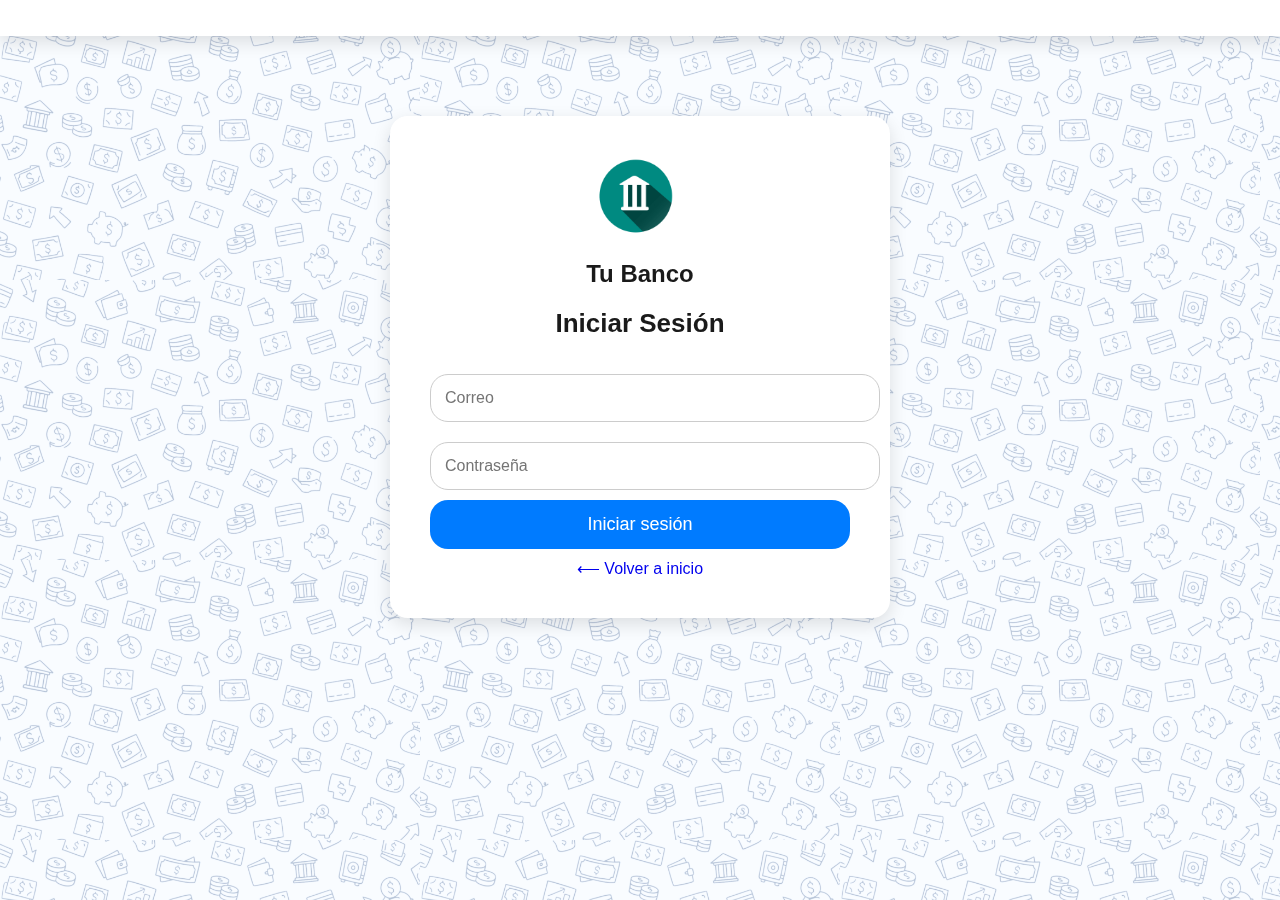
<file: BancoWeb/BancoWeb/wwwroot/login.html>
<!DOCTYPE html>
<html lang="es">
<head>
    <meta charset="UTF-8">
    <title>Iniciar Sesión - Tu Banco</title>
    <link rel="stylesheet" href="styles/styles.css">
</head>

<body>

    <header class="nav"></header>

    <div class="page-center">
        <div class="page-logo">
            <img src="resources/icono.webp">
            <h2>Tu Banco</h2>
        </div>

        <h3 class="page-title">Iniciar Sesión</h3>

        <form id="formLogin">
            <input class="input-text" id="elm_emailLogin" type="email" placeholder="Correo" required>
            <input class="input-text" id="elm_passwordLogin" type="password" placeholder="Contraseña" required>
            <button class="btn-primary">Iniciar sesión</button>
        </form>

        <a href="index.html" class="btn-link">⟵ Volver a inicio</a>
    </div>

    <script src="js/config.js"></script>
    <script>
        document.getElementById("formLogin").addEventListener("submit", async function (e) {
            e.preventDefault();

            const email = document.getElementById("elm_emailLogin").value.trim();
            const pass = document.getElementById("elm_passwordLogin").value;

            // Validaciones en frontend
            if (!email) {
                alert("El email es requerido");
                return;
            }

            if (!email.includes("@")) {
                alert("El email debe tener un formato válido");
                return;
            }

            if (!pass) {
                alert("La contraseña es requerida");
                return;
            }

            const loginData = {
                email: email,
                contrasena: pass
            };

            try {
                const data = await apiCall(API_CONFIG.AUTH.LOGIN, {
                    method: "POST",
                    body: loginData
                });

                localStorage.setItem("usuario", JSON.stringify(data));

                if (data.tipoUsuario === "ADMIN") {
                    window.location.href = "admin.html";
                }
                else if (data.tipoUsuario === "CUENTA") {
                    window.location.href = "cuenta.html";
                }
                else {
                    alert("Tipo de usuario desconocido");
                }

            } catch (err) {
                console.error(err);
                alert(err.message || "Error al conectar con el servidor");
            }
        });
    </script>

</body>
</html>
</file>
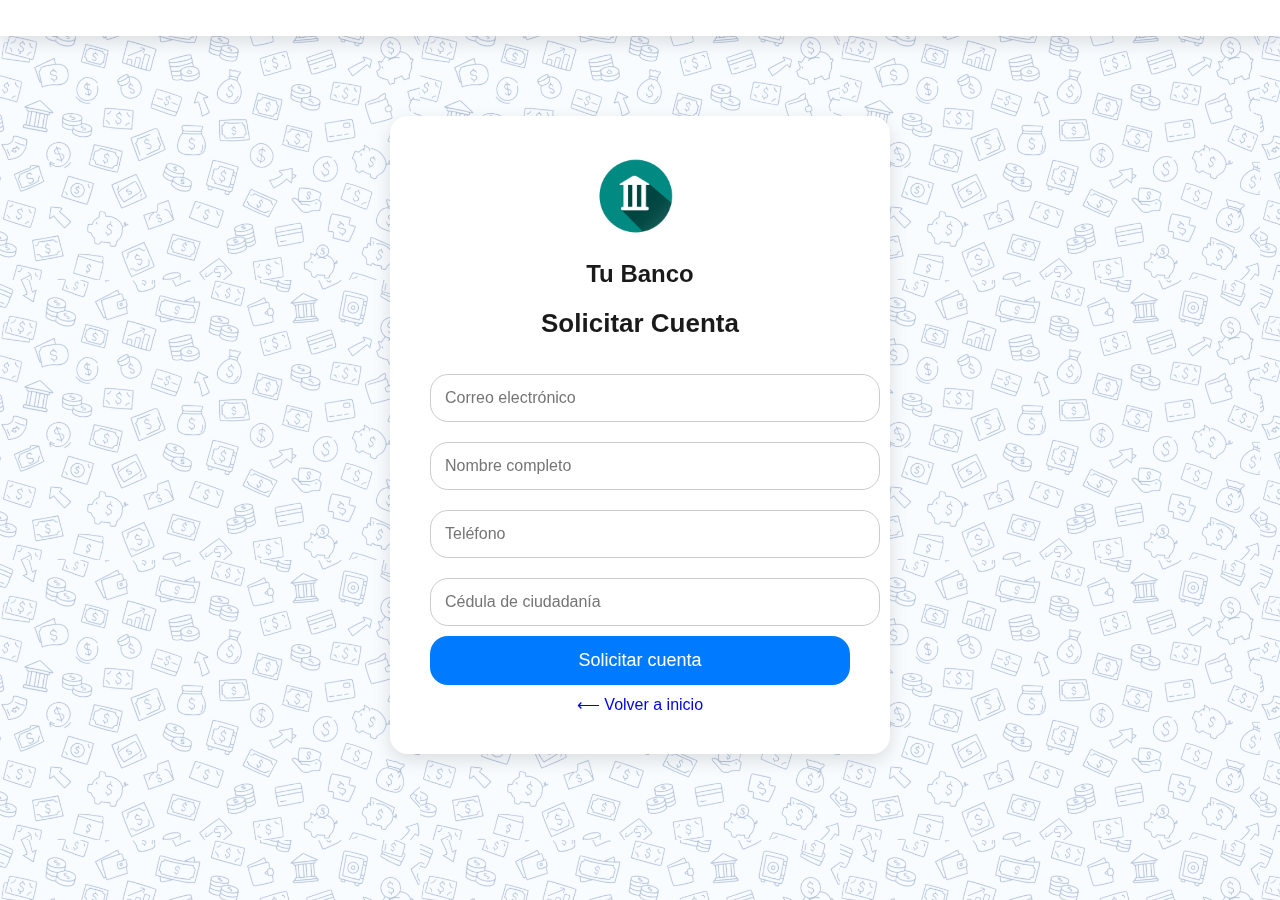
<file: BancoWeb/BancoWeb/wwwroot/registro.html>
<!DOCTYPE html>
<html lang="es">
<head>
    <meta charset="UTF-8">
    <title>Solicitar Cuenta - Tu Banco</title>
    <link rel="stylesheet" href="styles/styles.css">
</head>

<body>

    <!-- Header vacío solo para mantener el estilo general -->
    <header class="nav"></header>

    <div class="page-center">

        <div class="page-logo">
            <img src="resources/icono.webp">
            <h2>Tu Banco</h2>
        </div>

        <h3 class="page-title">Solicitar Cuenta</h3>

        <!-- FORMULARIO -->
        <form id="elm_formRegister">
            <input class="input-text" id="elm_email" type="email" placeholder="Correo electrónico" required>
            <input class="input-text" id="elm_fullName" type="text" placeholder="Nombre completo" required>
            <input class="input-text" id="elm_phone" type="text" placeholder="Teléfono" required>
            <input class="input-text" id="elm_idCard" type="text" placeholder="Cédula de ciudadanía" required>

            <button class="btn-primary" type="submit">Solicitar cuenta</button>
        </form>

        <a href="index.html" class="btn-link">⟵ Volver a inicio</a>

    </div>

    <!-- LÓGICA -->
    <script src="js/config.js"></script>
    <script>
        document.getElementById("elm_formRegister").addEventListener("submit", async function (event) {
            event.preventDefault();

            // Validaciones frontend
            const email = document.getElementById("elm_email").value.trim();
            const nombre = document.getElementById("elm_fullName").value.trim();
            const telefono = document.getElementById("elm_phone").value.trim();
            const cedula = document.getElementById("elm_idCard").value.trim();

            if (!email) {
                alert("El email es requerido");
                return;
            }

            if (!email.includes("@") || !email.includes(".")) {
                alert("El email debe tener un formato válido");
                return;
            }

            if (!nombre) {
                alert("El nombre es requerido");
                return;
            }

            if (!telefono) {
                alert("El teléfono es requerido");
                return;
            }

            if (!cedula || isNaN(cedula) || parseInt(cedula) <= 0) {
                alert("La cédula debe ser un número válido");
                return;
            }

            const obj_requestData = {
                prm_email_cliente: email,
                prm_nombre_cliente: nombre,
                prm_telefono_cliente: telefono,
                prm_cedula_cliente: parseInt(cedula)
            };

            try {
                const obj_result = await apiCall(API_CONFIG.CLIENTE.SOLICITAR_CUENTA, {
                    method: "POST",
                    body: obj_requestData
                });

                alert("Cuenta creada exitosamente. ID: " + obj_result.id_cliente);
                window.location.href = "index.html";

            } catch (error) {
                alert(error.message || "Error de conexión con el servidor");
            }
        });
    </script>

</body>
</html>
</file>
<file: BancoWeb/BancoWeb/wwwroot/styles/styles.css>
﻿/* =========================================
   VARIABLES GENERALES
========================================= */
:root {
    --color-bg: transparent; /* Eliminamos fondo azul, dejamos patrón */
    --color-primary: #007bff;
    --color-primary-hover: #0063d1;
    --color-text-dark: #1a1a1a;
    --color-text-light: #555;
    --shadow: 0 6px 18px rgba(0,0,0,0.12);
    --radius: 18px;
    --transition: 0.3s ease;
    font-family: 'Segoe UI', Arial, sans-serif;
}

/* =========================================
   FONDO GLOBAL CON PATRÓN PREMIUM
========================================= */
body {
    margin: 0;
    background-image: url("../resources/patron-premium.png");
    background-repeat: repeat;
    background-size: 420px;
    background-attachment: fixed;
    color: var(--color-text-dark);
}

    /* Capa blanca suave para el estilo premium */
    body::before {
        content: "";
        position: fixed;
        top: 0;
        left: 0;
        width: 100%;
        height: 100%;
        background: rgba(255,255,255,0.6); /* suaviza el patrón */
        pointer-events: none;
        z-index: -1;
    }

/* =========================================
   NAVBAR
========================================= */
.nav {
    display: flex;
    justify-content: space-between;
    align-items: center;
    padding: 18px 40px;
    background: white;
    box-shadow: var(--shadow);
}

.nav-left {
    display: flex;
    align-items: center;
    gap: 15px;
}

.nav-logo {
    width: 40px;
}

.nav-title {
    font-size: 22px;
    font-weight: bold;
}

.nav-actions .nav-btn {
    padding: 10px 20px;
    background: var(--color-primary);
    color: white;
    border-radius: 20px;
    text-decoration: none;
    transition: var(--transition);
}

    .nav-actions .nav-btn:hover {
        background: var(--color-primary-hover);
    }

/* =========================================
   HERO
========================================= */
.hero {
    display: flex;
    justify-content: space-between;
    align-items: center;
    padding: 80px 120px;
    gap: 80px;
}

.hero-card {
    max-width: 520px;
    background: white;
    padding: 45px;
    border-radius: var(--radius);
    box-shadow: var(--shadow);
}

.hero-title {
    font-size: 38px;
    font-weight: bold;
    margin-bottom: 15px;
}

.hero-text {
    font-size: 19px;
    line-height: 1.5;
    margin-bottom: 25px;
}

.hero-btn {
    display: inline-block;
    font-size: 18px;
    padding: 14px 28px;
    border-radius: 25px;
    background: var(--color-primary);
    color: white;
    text-decoration: none;
    transition: var(--transition);
}

    .hero-btn:hover {
        background: var(--color-primary-hover);
    }

/* Imagen con Fade */
.hero-image img {
    width: 100%;
    max-width: 520px;
    border-radius: var(--radius);
    box-shadow: var(--shadow);
    transition: opacity 1.6s ease-in-out;
}

    .hero-image img.fade-out {
        opacity: 0;
    }

/* =========================================
   SERVICIOS
========================================= */
.services {
    margin-top: 40px;
    padding: 30px;
    display: flex;
    flex-wrap: wrap;
    gap: 25px;
    justify-content: center;
}

.service-box {
    width: 250px;
    background: white;
    padding: 25px;
    border-radius: var(--radius);
    text-align: center;
    box-shadow: var(--shadow);
    transition: var(--transition);
}

    .service-box:hover {
        transform: translateY(-6px);
    }

    .service-box img {
        width: 55px;
        margin-bottom: 10px;
    }

    .service-box strong {
        font-size: 18px;
        display: block;
        margin-bottom: 6px;
    }

/* =========================================
   FOOTER
========================================= */
.footer {
    margin-top: 40px;
    padding: 40px;
    background: white;
    text-align: left;
    box-shadow: var(--shadow);
}

/* =========================================
   FORMULARIOS LOGIN / REGISTRO
========================================= */
.page-center {
    max-width: 420px;
    margin: 80px auto;
    background: white;
    padding: 40px;
    border-radius: var(--radius);
    box-shadow: var(--shadow);
    text-align: center;
}

.page-logo img {
    width: 90px;
}

.page-logo h2 {
    margin-top: 10px;
}

.page-title {
    font-size: 26px;
    margin: 15px 0 25px 0;
}

.input-text {
    width: 100%;
    padding: 14px;
    margin: 10px 0;
    border-radius: var(--radius);
    border: 1px solid #ccc;
    font-size: 16px;
}

    .input-text:focus {
        outline: 2px solid var(--color-primary);
    }

.btn-primary {
    width: 100%;
    padding: 14px;
    background: var(--color-primary);
    color: white;
    border: none;
    border-radius: var(--radius);
    font-size: 18px;
    cursor: pointer;
    transition: var(--transition);
}

    .btn-primary:hover {
        background: var(--color-primary-hover);
    }

.btn-link {
    text-decoration: none;
    margin-top: 10px;
    display: inline-block;
}
</file>
